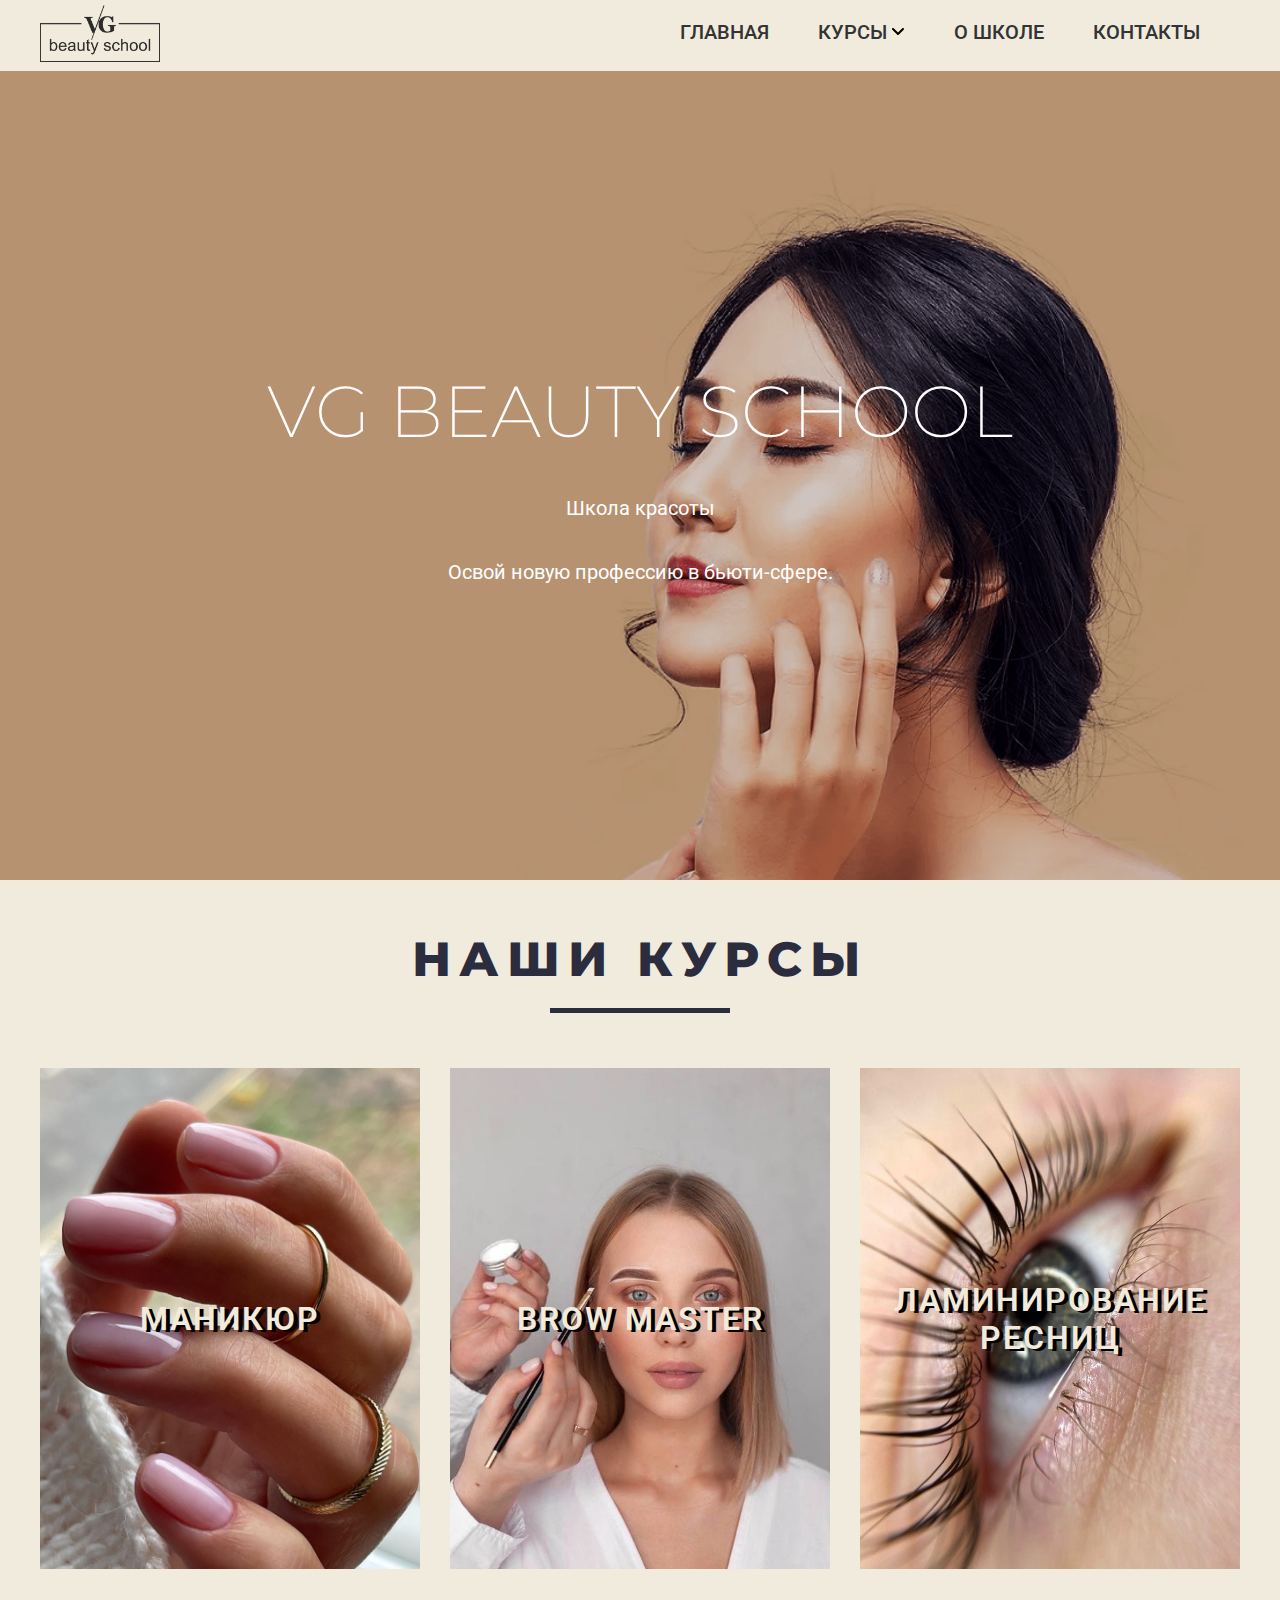
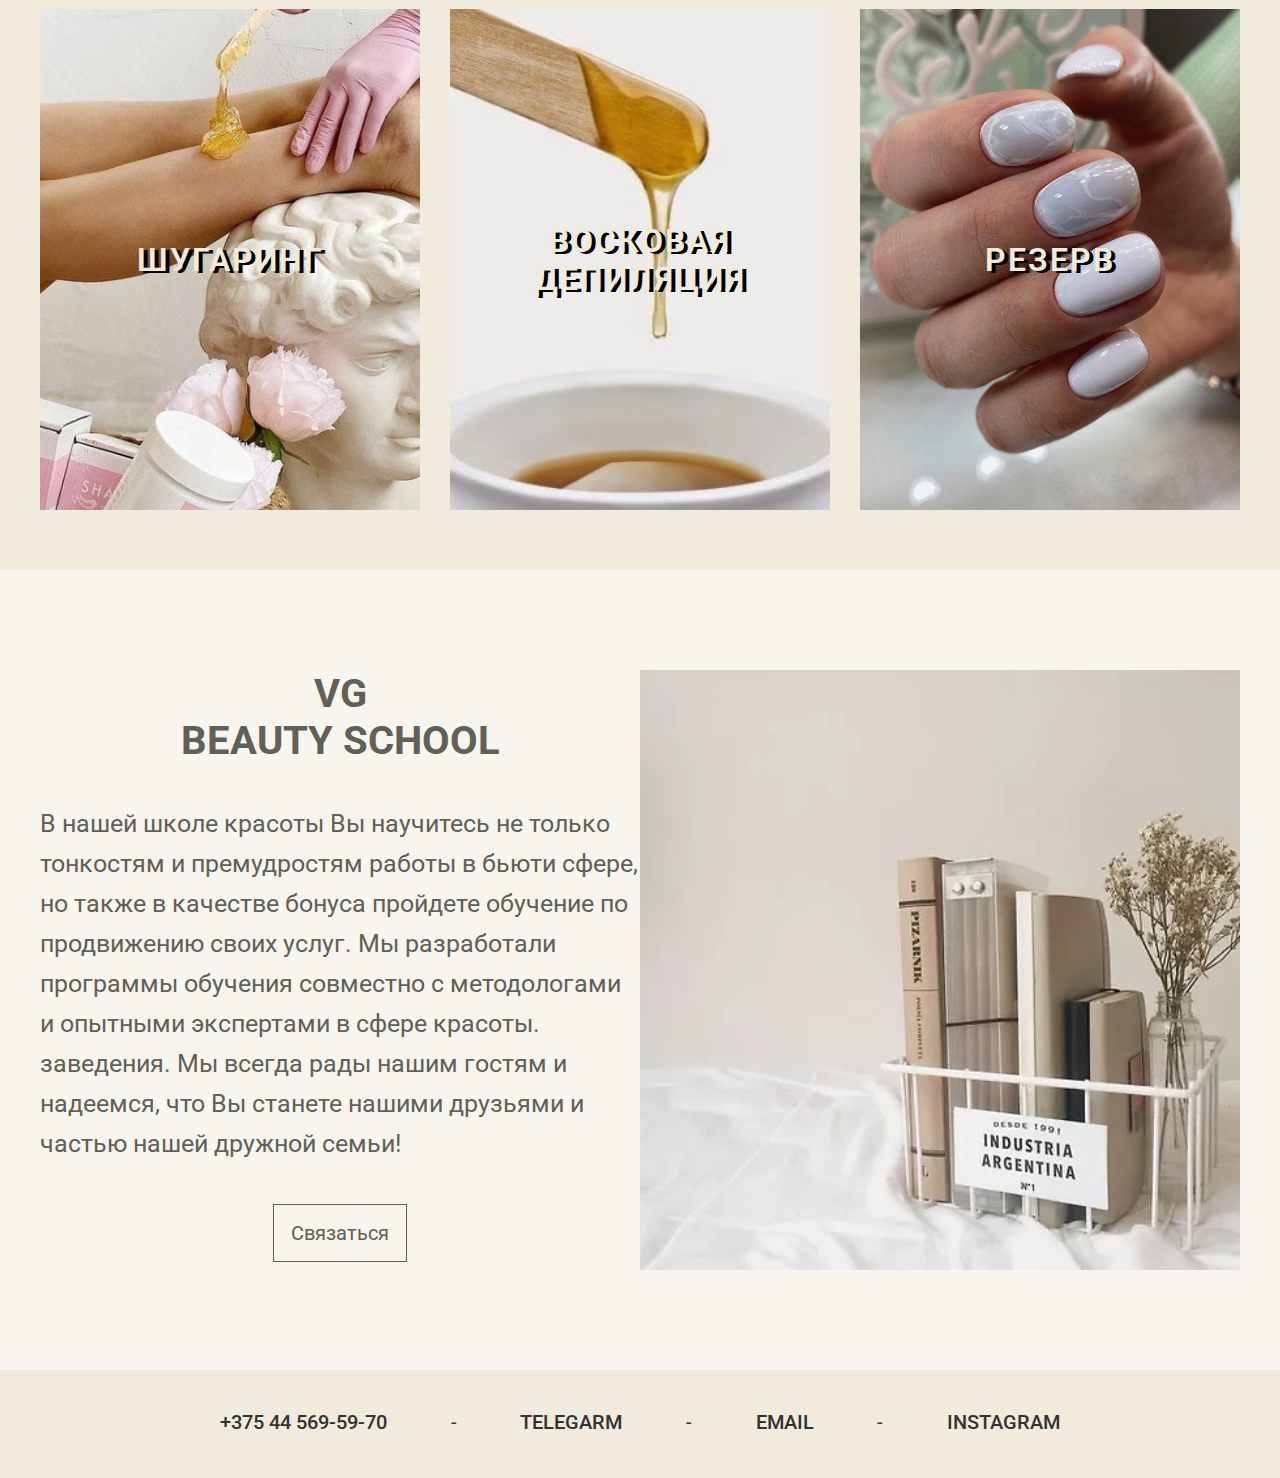
<file: index.html>
<!DOCTYPE html>
<html lang="ru">
  <head>
    <meta charset="UTF-8" />
    <meta http-equiv="X-UA-Compatible" content="IE=edge" />
    <meta name="viewport" content="width=device-width, initial-scale=1.0" />
    <link rel="stylesheet" href="./css/style.css" />
    <link rel="preconnect" href="https://fonts.googleapis.com" />
    <link rel="preconnect" href="https://fonts.gstatic.com" crossorigin />
    <link
      href="https://fonts.googleapis.com/css2?family=Montserrat:ital,wght@0,100;0,300;0,400;0,500;0,700;1,900&family=Roboto:wght@100;300;400;500;700;900&display=swap"
      rel="stylesheet"
    />
    <title>VG School</title>
    <link
      rel="shortcut icon"
      href="./img/logo/6лого вика пнг.png"
      type="image/cdr"
    />
    <meta name = "description" content = "VG BEAUTY SCHOOL школа красоты. Освой новую профессию в бьюти-сфере." />
    <meta name = "keywords" content = "VG BEAUTY SCHOOL, курсы по маникюру, курсы, маникюр, ламинирование, курсы по ламинированию, шугаринг, курсы по шугарингу, Browmaster, школа красоты" />
    <meta name = "robots" content = "index,follow" />
  </head>

  <body id="main">
    <header>
      <div class="container">
        <div class="header__logo">
          <a href="#main"><img src="./img/logo/1лого.png" alt="VG School" /></a>
        </div>
        <div class="header__links">
          <nav>
            <ul>
              <li><a href="#main">Главная</a></li>
              <li class="dropdown">
                <a href="./pages/courses.html">Курсы <img src="./img/angle-down-solid.svg" alt=""/></a>
                <div class="dropdown-content">
                  <ul>
                    <li><a href="./pages/sugaring.html">Маникюр</a></li>
                    <li><a href="./pages/sugaring.html">Browmaster</a></li>
                    <li><a href="./pages/sugaring.html">Ламинирование</a></li>
                    <li><a href="./pages/sugaring.html">Шугаринг</a></li>
                    <li><a href="./pages/sugaring.html">Резерв</a></li>
                    <li><a href="./pages/sugaring.html">Резерв</a></li>
                  </ul>
                </div>
              </li>
              <li><a href="./pages/about.html">О школе</a></li>
              <li><a href="./pages/contact.html">Контакты</a></li>
            </ul>
            <div id="menu" class="menu">
              <div id="menu-bar" onclick="menuOnClick()">
                <div id="bar1" class="bar"></div>
                <div id="bar2" class="bar"></div>
                <div id="bar3" class="bar"></div>
              </div>
              <nav class="nav" id="nav">
                <nav>
                  <li><a href="#main">Главная</a></li>
                  <li><a href="./pages/courses.html">Курсы</a></li>
                  <li><a href="./pages/about.html">О школе</a></li>
                  <li><a href="./pages/contact.html">Контакты</a></li>
                </т>
              </nav>
            </div>
            <div class="menu-bg" id="menu-bg"></div>
          </nav>
        </div>
      </div>
    </header>
    <section class="main" id="main">
      <div class="container">
        <div class="container__position">
          <h1 class="main__title">VG BEAUTY SCHOOL</h1>
          <p class="main__text">Школа красоты</p>
          <p class="main__text">Освой новую профессию в бьюти-сфере.</p>
        </div>
      </div>
    </section>
    <!-- ////////////////////////////// -->
    <section class="courses">
      <div class="container">
        <div>
          <h2 class="courses__title">Наши курсы</h2>
          <hr class="courses__line" />
        </div>
        <ul class="courses__wrapp">
          <li class="courses__wrapp--box box box__manicur">
            <h3 class="box__title">Маникюр</h3>
            <a class="box__link linkbutton" href="./pages/sugaring.html"
              >Узнать больше</a
            >
          </li>
          <li class="courses__wrapp--box box box__browmaster">
            <h3 class="box__title">Brow master</h3>
            <a class="box__link linkbutton" href="./pages/sugaring.html"
              >Узнать больше</a
            >
          </li>
          <li class="courses__wrapp--box box box__lamin">
            <h3 class="box__title">Ламинирование ресниц</h3>
            <a class="box__link linkbutton" href="./pages/sugaring.html"
              >Узнать больше</a
            >
          </li>
          <li class="courses__wrapp--box box box__shugaring">
            <h3 class="box__title">Шугаринг</h3>
            <a class="box__link linkbutton" href="./pages/sugaring.html"
              >Узнать больше</a
            >
          </li>
          <li class="courses__wrapp--box box box__honey">
            <h3 class="box__title">Восковая депиляция</h3>
            <a class="box__link linkbutton" href="./pages/sugaring.html"
              >Узнать больше</a
            >
          </li>
          <li class="courses__wrapp--box box box__reserv">
            <h3 class="box__title">Резерв</h3>
            <a class="box__link linkbutton" href="./pages/sugaring.html"
              >Узнать больше</a
            >
          </li>
        </ul>
      </div>
    </section>
    <!-- //////////////////////////////  -->
    <section class="exposition ex">
      <div class="container">
        <div class="ex__wrapper">
          <h2 class="ex__wrapper--title">VG</h2>
          <h2 class="ex__wrapper--title">BEAUTY SCHOOL</h2>
          <p class="ex__wrapper--text">
            В нашей школе красоты Вы научитесь не только тонкостям и
            премудростям работы в бьюти сфере, но также в качестве бонуса
            пройдете обучение по продвижению своих услуг. Мы разработали
            программы обучения совместно с методологами и опытными экспертами в
            сфере красоты. заведения. Мы всегда рады нашим гостям и надеемся,
            что Вы станете нашими друзьями и частью нашей дружной семьи!
          </p>
          <a href="./pages/contact.html" class="ex__wrapper--button"
            >Связаться</a
          >
        </div>
        <img class="ex__img" src="./img/about.webp" alt="about" />
      </div>
    </section>
    <footer>
      <nav class="nav">
          <li class="nav__box">
              <a href="tel:+375 44 569-59-70" class="nav__box__link">+375 44 569-59-70</a>
              <a href="tel:+375 44 569-59-70"><img src="./img/phone-solid.svg" alt="phone"></a>
          </li>
          <li class="nav__box nav__content">-</li>
          <li class="nav__box ">
              <a href="#" class="nav__box__link">telegarm</a>
              <a href="#"><img src="./img/telegram-brands.svg" alt="telegram"></a>
          </li>
          <li class="nav__box nav__content">-</li>
          <li class="nav__box">
              <a href="mailto: Harhun2011yandex.ru@gmail.com" class="nav__box__link">Email</a>
              <a href="mailto: Harhun2011yandex.ru@gmail.com"><img src="./img/mail_sol.svg" alt="e-mail">
              </a>
          </li>
          <li class="nav__box nav__content">-</li>
          <li class="nav__box">
              <a href="https://www.instagram.com/vg.beauty.by/" class="nav__box__link">Instagram</a>
              <a href="https://www.instagram.com/vg.beauty.by/"><img src="./img/insta_tarrif.png" alt="Instagram"></a>
          </li>
      </nav>
  </footer>
    <script src="./js/scrypt.js"></script>
  </body>
</html>
</file>
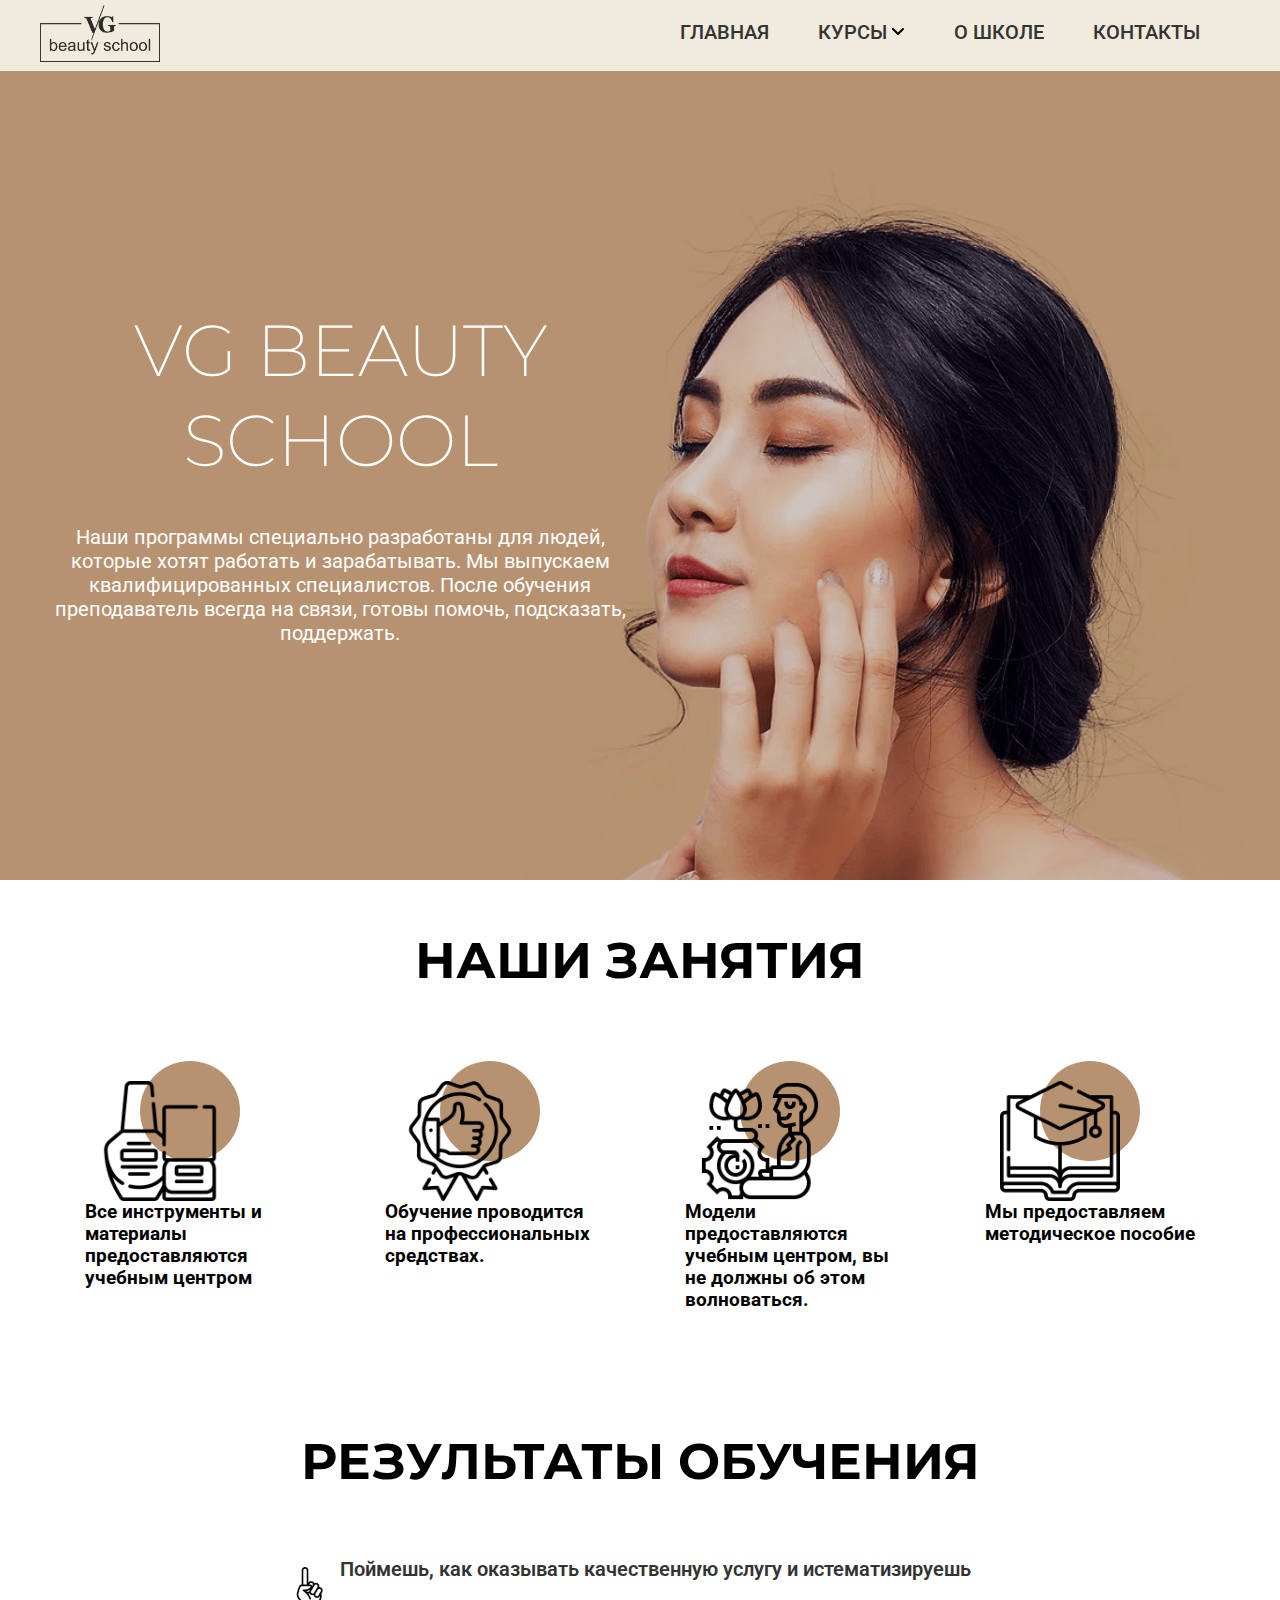
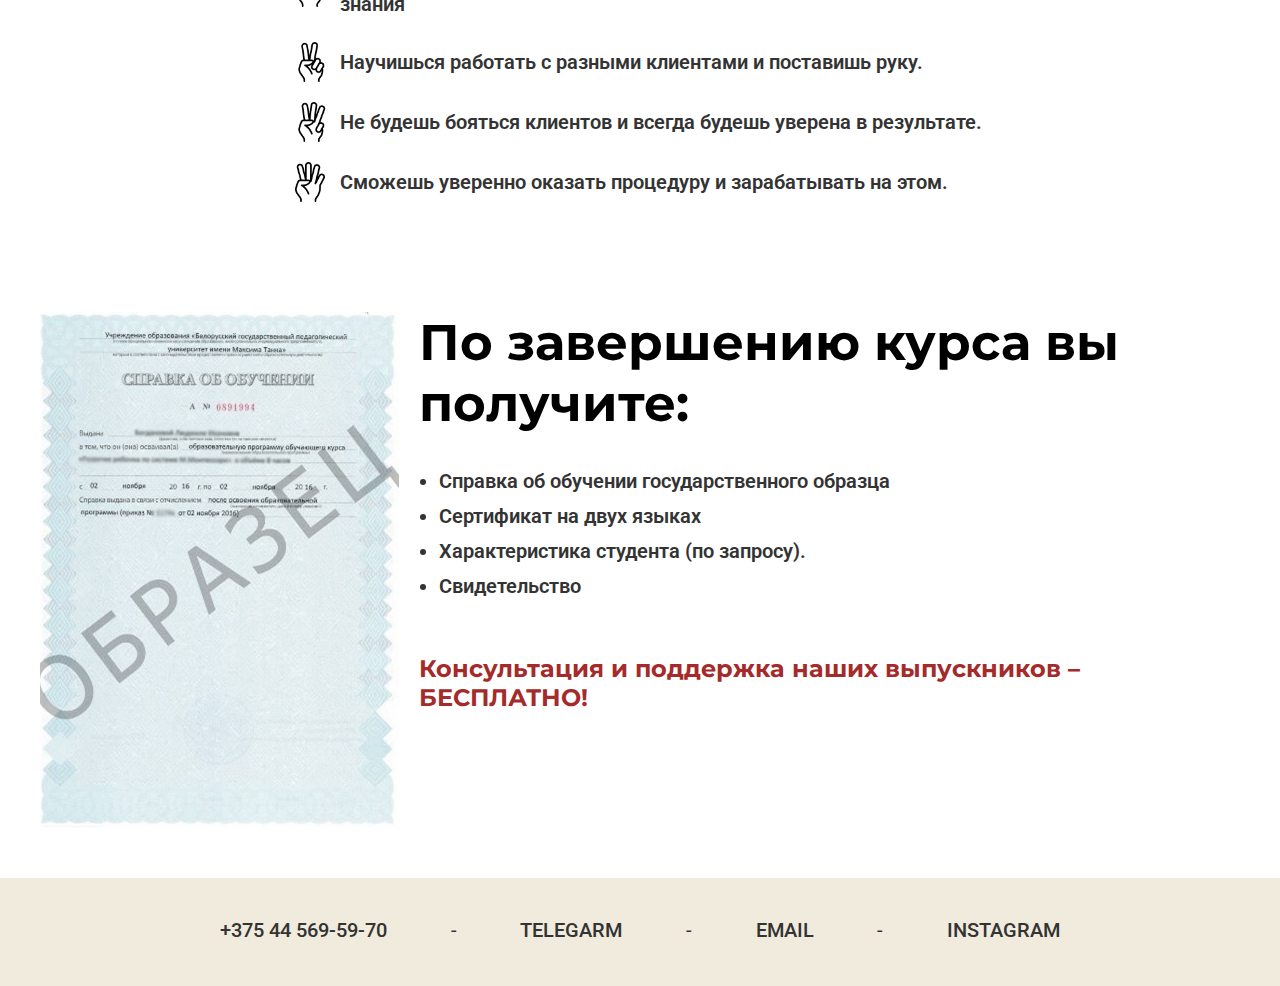
<file: pages/about.html>
<!DOCTYPE html>
<html lang="ru">
  <head>
    <meta charset="UTF-8" />
    <meta http-equiv="X-UA-Compatible" content="IE=edge" />
    <meta name="viewport" content="width=device-width, initial-scale=1.0" />
    <link rel="stylesheet" href="../css/style.css" />
    <link rel="preconnect" href="https://fonts.googleapis.com" />
    <link rel="preconnect" href="https://fonts.gstatic.com" crossorigin />
    <link
      href="https://fonts.googleapis.com/css2?family=Montserrat:ital,wght@0,100;0,300;0,400;0,500;0,700;1,900&family=Roboto:wght@100;300;400;500;700;900&display=swap"
      rel="stylesheet"
    />
    <title>Про школу</title>
    <link
      rel="shortcut icon"
      href="../img/logo/6лого вика пнг.png"
      type="image/png"
    />
  </head>
  <body>
    <header>
      <div class="container">
        <div class="header__logo" id="logo">
          <a href="../index.html"><img src="../img/logo/1лого.png" alt="VG School" /></a>
        </div>
        <div class="header__links">
          <nav>
            <ul>
              <li><a href="../index.html">Главная</a></li>
              <li class="dropdown">
                <a href="../pages/courses.html">Курсы <img src="../img/angle-down-solid.svg" alt=""/></a>
                <div class="dropdown-content">
                  <ul>
                    <li><a href="../pages/sugaring.html">Маникюр</a></li>
                    <li><a href="../pages/sugaring.html">Browmaster</a></li>
                    <li><a href="../pages/sugaring.html">Ламинирование</a></li>
                    <li><a href="../pages/sugaring.html">Шугаринг</a></li>
                    <li><a href="../pages/sugaring.html">Резерв</a></li>
                    <li><a href="../pages/sugaring.html">Резерв</a></li>
                  </ul>
                </div>
              </li>
              <li><a href="../pages/about.html">О школе</a></li>
              <li><a href="../pages/contact.html">Контакты</a></li>
            </ul>
            <div id="menu" class="menu">
              <div id="menu-bar" onclick="menuOnClick()">
                <div id="bar1" class="bar"></div>
                <div id="bar2" class="bar"></div>
                <div id="bar3" class="bar"></div>
              </div>
              <nav class="nav" id="nav">
                <nav>
                  <li><a href="#main">Главная</a></li>
                  <li><a href="../pages/courses.html">Курсы</a></li>
                  <li><a href="../pages/about.html">О школе</a></li>
                  <li><a href="../pages/contact.html">Контакты</a></li>
                </т>
              </nav>
            </div>
            <div class="menu-bg" id="menu-bg"></div>
          </nav>
        </div>
      </div>
    </header>
    <section class="main about__page">
      <div class="container">
        <div class="container__position">
          <h1 class="main__title">VG BEAUTY SCHOOL</h1>
          <p class="main__text">
            Наши программы специально разработаны для людей, которые хотят
            работать и зарабатывать. Мы выпускаем квалифицированных
            специалистов. После обучения преподаватель всегда на связи, готовы
            помочь, подсказать, поддержать.
          </p>
        </div>
      </div>
    </section>
    <section class="lessons about__page">
      <div class="container">
        <h1 class="lessons__title title__about">Наши занятия</h1>
        <div class="lessons__content about">
          <div class="about__box">
            <div class="about__box--circkle">
              <img src="../img/material.png" alt="" class="about__box--img" />
            </div>
            <h3 class="about__box--text">
              Все инструменты и материалы предоставляются учебным центром
            </h3>
          </div>
          <div class="about__box">
            <div class="about__box--circkle">
              <img src="../img/premium.png" alt="" class="about__box--img" />
            </div>
            <h3 class="about__box--text">
              Обучение проводится на профессиональных средствах.
            </h3>
          </div>
          <div class="about__box">
            <div class="about__box--circkle">
              <img src="../img/relax.png" alt="" class="about__box--img" />
            </div>
            <h3 class="about__box--text">
              Модели предоставляются учебным центром, вы не должны об этом
              волноваться.
            </h3>
          </div>
          <div class="about__box">
            <div class="about__box--circkle">
              <img src="../img/manual.png" alt="" class="about__box--img" />
            </div>
            <h3 class="about__box--text">
              Мы предоставляем методическое пособие
            </h3>
          </div>
        </div>
      </div>
    </section>
    <section class="results about__page">
      <div class="container">
        <h1 class="results__title title__about">результаты обучения</h1>
        <ul class="results__list list">
          <li class="list__unit">
            <img src="../img/palets_1.png" alt="1" class="list__unit--svg" />
            Поймешь, как оказывать качественную услугу и истематизируешь знания
          </li>
          <li class="list__unit unit__rigt">
            <img src="../img/palets_2.png" alt="2" class="list__unit--svg" />
            Научишься работать с разными клиентами и поставишь руку.
          </li>
          <li class="list__unit">
            <img src="../img/palets_3.png" alt="3" class="list__unit--svg" />
            Не будешь бояться клиентов и всегда будешь уверена в результате.
          </li>
          <li class="list__unit unit__rigt">
            <img src="../img/palets_4.png" alt="4" class="list__unit--svg" />
            Сможешь уверенно оказать процедуру и зарабатывать на этом.
          </li>
        </ul>
      </div>
    </section>
    <section class="sertificat about__page">
      <div class="container sertificat__container">
        <img src="../img/Рисунок1.jpg" alt="" class="sertificat__sample" />
        <div class="sertificat__info">
          <h1 class="sertificat__info--title courses__title">
            По завершению курса вы получите:
          </h1>
          <ul class="sertificat__info--list">
            <li>Справка об обучении государственного образца</li>
            <li>Сертификат на двух языках</li>
            <li>Характеристика студента (по запросу).</li>
            <li>Свидетельство</li>
          </ul>
          <h2 class="sertificat__info--attention">
            Консультация и поддержка наших выпускников – БЕСПЛАТНО!
          </h2>
        </div>
      </div>
    </section>
    <footer>
      <nav class="nav">
          <li class="nav__box">
              <a href="tel:+375 44 569-59-70" class="nav__box__link">+375 44 569-59-70</a>
              <a href="tel:+375 44 569-59-70"><img src="../img/phone-solid.svg" alt="phone"></a>
          </li>
          <li class="nav__box nav__content">-</li>
          <li class="nav__box ">
              <a href="#" class="nav__box__link">telegarm</a>
              <a href="#"><img src="../img/telegram-brands.svg" alt="telegram"></a>
          </li>
          <li class="nav__box nav__content">-</li>
          <li class="nav__box">
              <a href="mailto: Harhun2011yandex.ru@gmail.com" class="nav__box__link">Email</a>
              <a href="mailto: Harhun2011yandex.ru@gmail.com"><img src="../img/mail_sol.svg" alt="e-mail">
              </a>
          </li>
          <li class="nav__box nav__content">-</li>
          <li class="nav__box">
              <a href="https://www.instagram.com/vg.beauty.by/" class="nav__box__link">Instagram</a>
              <a href="https://www.instagram.com/vg.beauty.by/"><img src="../img/insta_tarrif.png" alt="Instagram"></a>
          </li>
      </nav>
  </footer>
    <script src="../js/scrypt.js"></script>
  </body>
</html>
</file>
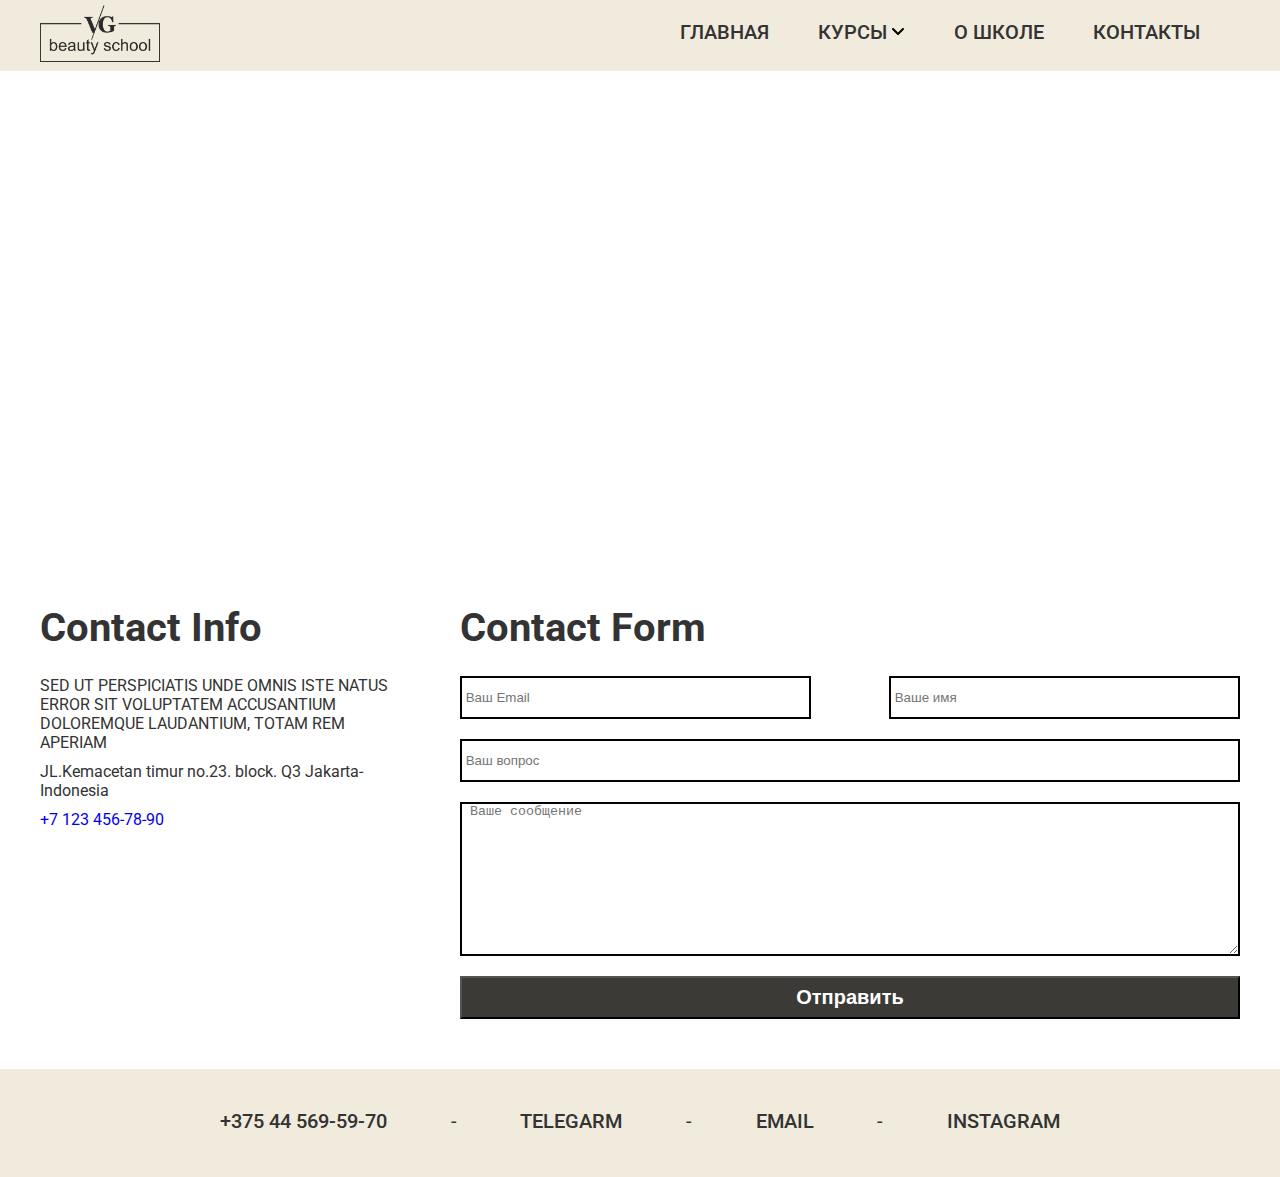
<file: pages/contact.html>
<!DOCTYPE html>
<html lang="ru">
  <head>
    <meta charset="UTF-8" />
    <meta http-equiv="X-UA-Compatible" content="IE=edge" />
    <meta name="viewport" content="width=device-width, initial-scale=1.0" />
    <link rel="stylesheet" href="../css/style.css" />
    <link rel="preconnect" href="https://fonts.googleapis.com" />
    <link rel="preconnect" href="https://fonts.gstatic.com" crossorigin />
    <link rel="stylesheet" href="../js/scrypt.js" />
    <link
      href="https://fonts.googleapis.com/css2?family=Montserrat:ital,wght@0,100;0,300;0,400;0,500;0,700;1,900&family=Roboto:wght@100;300;400;500;700;900&display=swap"
      rel="stylesheet"
    />
    <title>Контакты</title>
    <link
      rel="shortcut icon"
      href="../img/logo/6лого вика пнг.png"
      type="image/png"
    />
  </head>

  <body>
    <header>
      <div class="container">
        <div class="header__logo">
          <a href="../index.html"><img src="../img/logo/1лого.png" alt="VG School" /></a>
        </div>
        <div class="header__links">
          <nav>
            <ul>
              <li><a href="../index.html">Главная</a></li>
              <li class="dropdown">
                <a href="../pages/courses.html">Курсы <img src="../img/angle-down-solid.svg" alt=""/></a>
                <div class="dropdown-content">
                  <ul>
                    <li><a href="../pages/sugaring.html">Маникюр</a></li>
                    <li><a href="../pages/sugaring.html">Browmaster</a></li>
                    <li><a href="../pages/sugaring.html">Ламинирование</a></li>
                    <li><a href="../pages/sugaring.html">Шугаринг</a></li>
                    <li><a href="../pages/sugaring.html">Резерв</a></li>
                    <li><a href="../pages/sugaring.html">Резерв</a></li>
                  </ul>
                </div>
              </li>
              <li><a href="../pages/about.html">О школе</a></li>
              <li><a href="../pages/contact.html">Контакты</a></li>
            </ul>
            <div id="menu" class="menu">
              <div id="menu-bar" onclick="menuOnClick()">
                <div id="bar1" class="bar"></div>
                <div id="bar2" class="bar"></div>
                <div id="bar3" class="bar"></div>
              </div>
              <nav class="nav" id="nav">
                <nav>
                  <li><a href="../index.html">Главная</a></li>
                  <li><a href="../pages/courses.html">Курсы</a></li>
                  <li><a href="../pages/about.html">О школе</a></li>
                  <li><a href="../pages/contact.html">Контакты</a></li>
                </т>
              </nav>
            </div>
            <div class="menu-bg" id="menu-bg"></div>
          </nav>
        </div>
      </div>
    </header>
    <section id="map">
      <div class="container">
        <iframe
          src="https://www.google.com/maps/embed?pb=!1m14!1m8!1m3!1d4700.9014201694035!2d27.5556913!3d53.9059664!3m2!1i1024!2i768!4f13.1!3m3!1m2!1s0x46dbcfeb4734448d%3A0x55a6d504cefb8bdf!2z0J3QtdC80LjQs9Cw!5e0!3m2!1sru!2sby!4v1654788527830!5m2!1sru!2sby"
          width="600"
          height="450"
          style="border: 0"
          allowfullscreen=""
          loading="lazy"
          referrerpolicy="no-referrer-when-downgrade"
        >
        </iframe>
      </div>
    </section>
    <section id="contact">
      <div class="container">
        <div class="contact__info">
          <h1>Contact Info</h1>
          <p>
            SED UT PERSPICIATIS UNDE OMNIS ISTE NATUS ERROR SIT VOLUPTATEM
            ACCUSANTIUM DOLOREMQUE LAUDANTIUM, TOTAM REM APERIAM
          </p>
          <p>JL.Kemacetan timur no.23. block. Q3 Jakarta-Indonesia</p>
          <a href="tel:+7 123 456-78-90">+7 123 456-78-90</a>
        </div>
        <div class="contact__form">
          <h1>Contact Form</h1>
          <form>
            <input type="text" placeholder=" Ваш Email" />
            <input type="text" placeholder=" Ваше имя" />
            <input type="text" placeholder=" Ваш вопрос" class="input__big" />
            <textarea
              name=""
              id=""
              cols="30"
              placeholder=" Ваше сообщение"
              rows="10"
            ></textarea>
            <button>Отправить</button>
          </form>
        </div>
      </div>
    </section>
    <footer>
      <nav class="nav">
          <li class="nav__box">
              <a href="tel:+375 44 569-59-70" class="nav__box__link">+375 44 569-59-70</a>
              <a href="tel:+375 44 569-59-70"><img src="../img/phone-solid.svg" alt="phone"></a>
          </li>
          <li class="nav__box nav__content">-</li>
          <li class="nav__box ">
              <a href="#" class="nav__box__link">telegarm</a>
              <a href="#"><img src="../img/telegram-brands.svg" alt="telegram"></a>
          </li>
          <li class="nav__box nav__content">-</li>
          <li class="nav__box">
              <a href="mailto: Harhun2011yandex.ru@gmail.com" class="nav__box__link">Email</a>
              <a href="mailto: Harhun2011yandex.ru@gmail.com"><img src="../img/mail_sol.svg" alt="e-mail">
              </a>
          </li>
          <li class="nav__box nav__content">-</li>
          <li class="nav__box">
              <a href="https://www.instagram.com/vg.beauty.by/" class="nav__box__link">Instagram</a>
              <a href="https://www.instagram.com/vg.beauty.by/"><img src="../img/insta_tarrif.png" alt="Instagram"></a>
          </li>
      </nav>
  </footer>
    <script src="../js/scrypt.js"></script>
  </body>
</html>
</file>
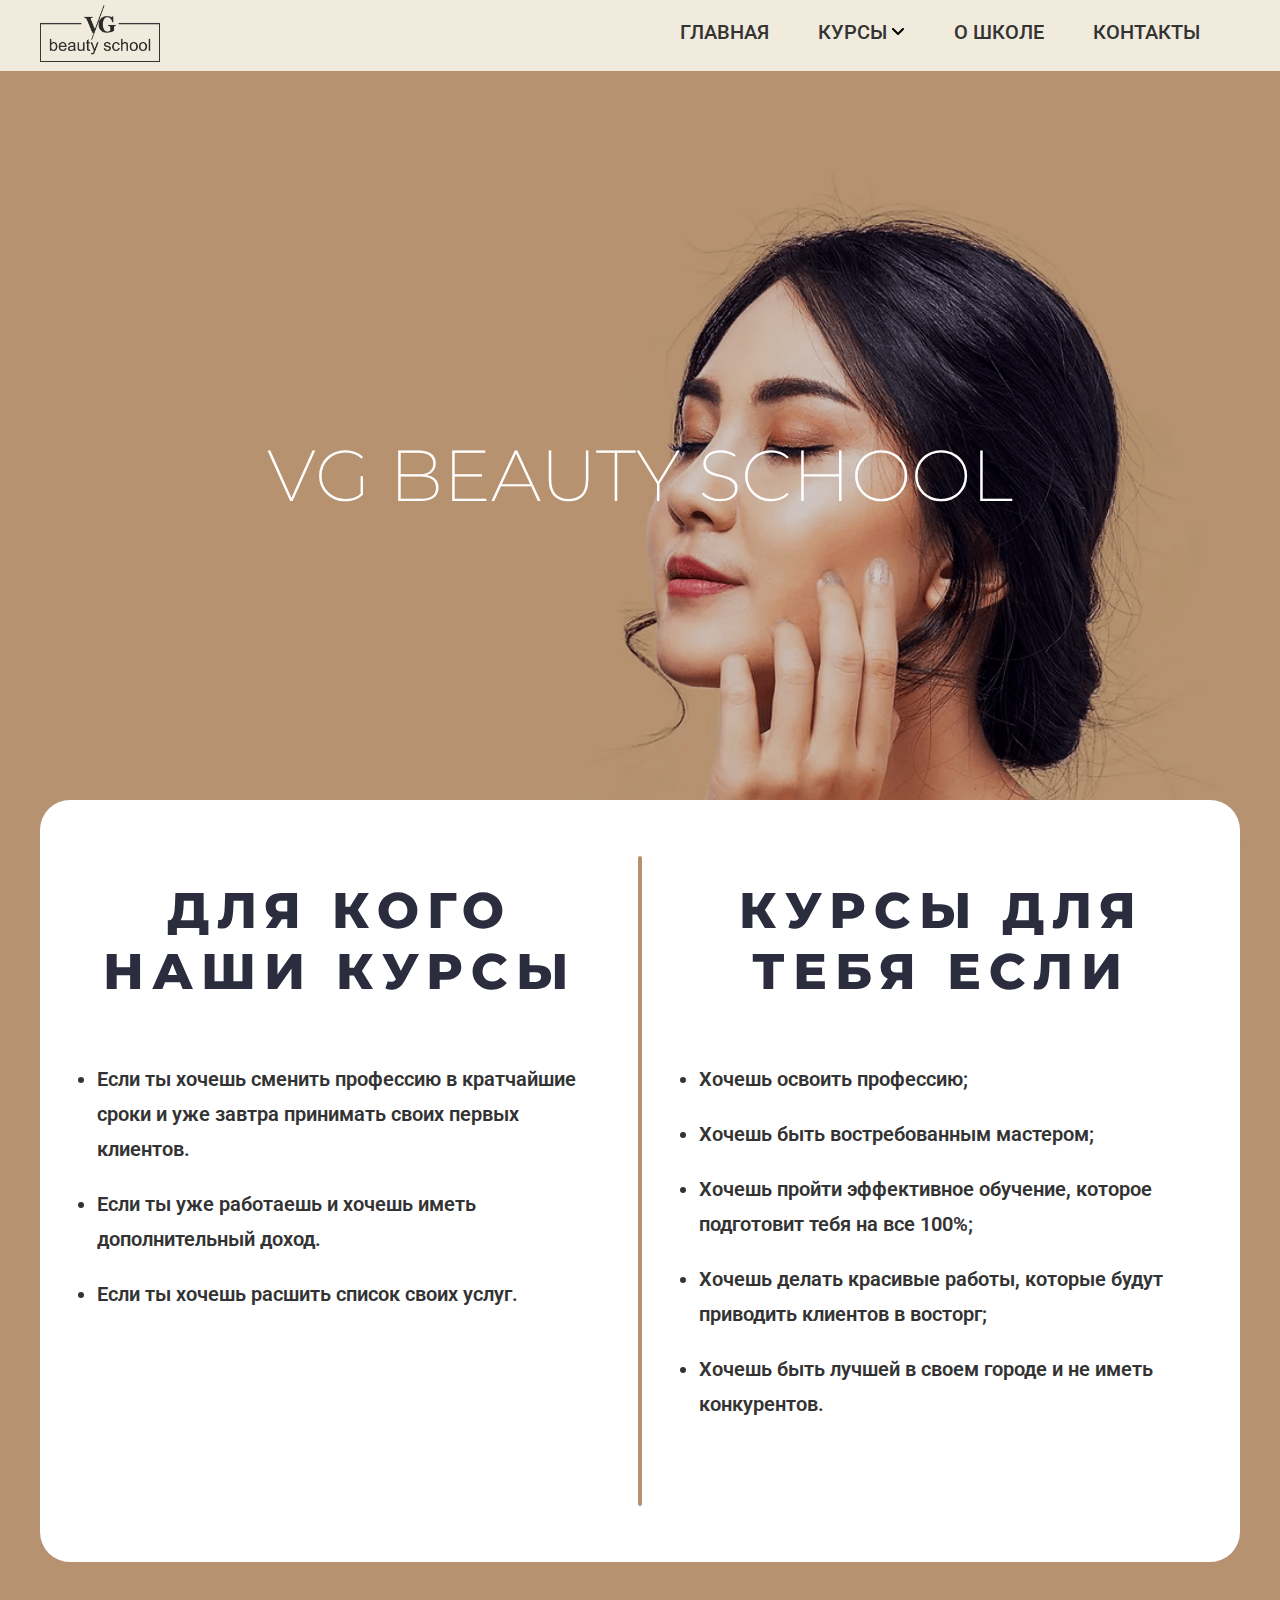
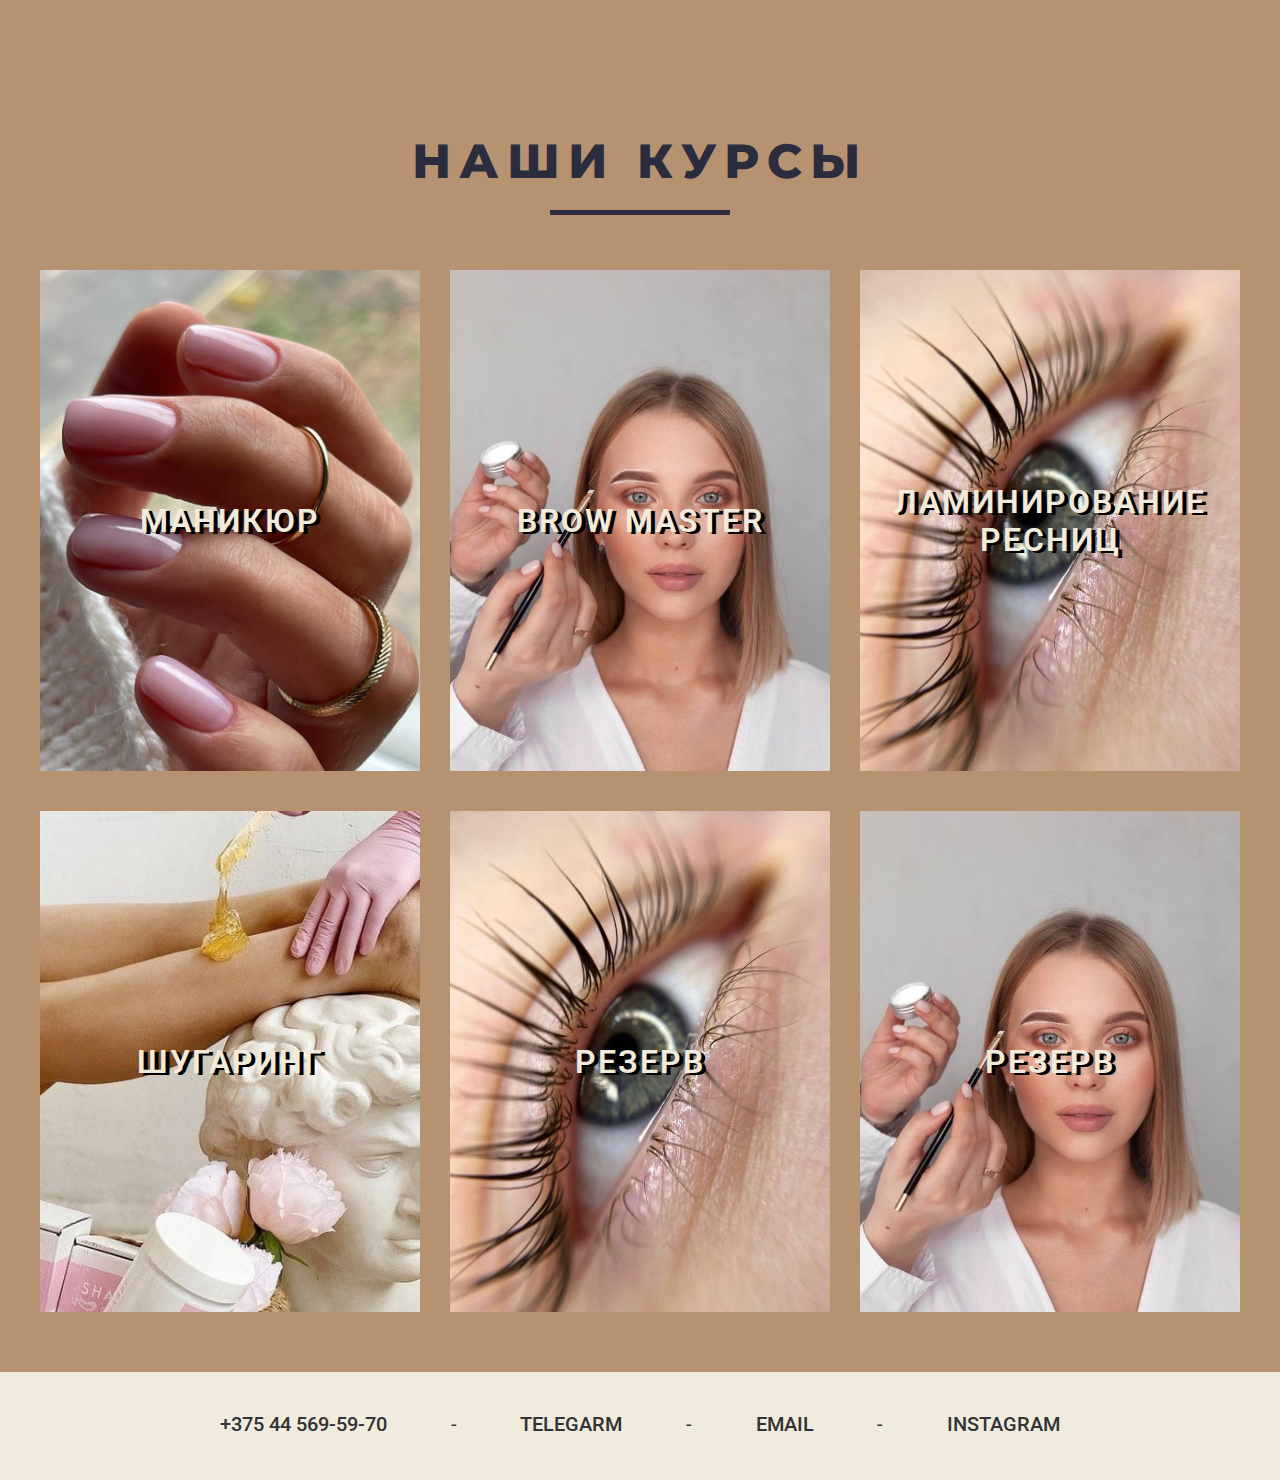
<file: pages/courses.html>
<!DOCTYPE html>
<html lang="ru">
  <head>
    <meta charset="UTF-8" />
    <meta http-equiv="X-UA-Compatible" content="IE=edge" />
    <meta name="viewport" content="width=device-width, initial-scale=1.0" />
    <link rel="stylesheet" href="../css/style.css" />
    <link rel="preconnect" href="https://fonts.googleapis.com" />
    <link rel="preconnect" href="https://fonts.gstatic.com" crossorigin />
    <link
      href="https://fonts.googleapis.com/css2?family=Montserrat:ital,wght@0,100;0,300;0,400;0,500;0,700;1,900&family=Roboto:wght@100;300;400;500;700;900&display=swap"
      rel="stylesheet"
    />
    <title>Курсы</title>
    <link rel="shortcut icon" href="../img/logo/6лого вика пнг.png"
      type="image/png"
    />
  </head>
  <body>
    <header>
      <div class="container">
        <div class="header__logo">
          <a href="../index.html"><img src="../img/logo/1лого.png" alt="VG School" /></a>
        </div>
        <div class="header__links">
          <nav>
            <ul>
              <li><a href="../index.html">Главная</a></li>
              <li class="dropdown">
                <a href="../pages/courses.html">Курсы <img src="../img/angle-down-solid.svg" alt=""/></a>
                <div class="dropdown-content">
                  <ul>
                    <li><a href="../pages/sugaring.html">Маникюр</a></li>
                    <li><a href="../pages/sugaring.html">Browmaster</a></li>
                    <li><a href="../pages/sugaring.html">Ламинирование</a></li>
                    <li><a href="../pages/sugaring.html">Шугаринг</a></li>
                    <li><a href="../pages/sugaring.html">Резерв</a></li>
                    <li><a href="../pages/sugaring.html">Резерв</a></li>
                  </ul>
                </div>
              </li>
              <li><a href="../pages/about.html">О школе</a></li>
              <li><a href="../pages/contact.html">Контакты</a></li>
            </ul>
            <div id="menu" class="menu">
              <div id="menu-bar" onclick="menuOnClick()">
                <div id="bar1" class="bar"></div>
                <div id="bar2" class="bar"></div>
                <div id="bar3" class="bar"></div>
              </div>
              <nav class="nav" id="nav">
                <nav>
                  <li><a href="../index.html">Главная</a></li>
                  <li><a href="../pages/courses.html">Курсы</a></li>
                  <li><a href="../pages/about.html">О школе</a></li>
                  <li><a href="../pages/contact.html">Контакты</a></li>
                </т>
              </nav>
            </div>
            <div class="menu-bg" id="menu-bg"></div>
          </nav>
        </div>
      </div>
    </header>
    <section class="main" id="about">
      <div class="container">
        <div class="container__position">
          <h1 class="main__title">VG BEAUTY SCHOOL</h1>
        </div>
      </div>
    </section>
    <section id="courses" class="courses__page">
      <div class="container">
        <div class="courses__left courses__box">
          <h1 class="courses__title">Для кого наши курсы</h1>
          <ul class="list">
            <li class="list__unit">
              Если ты хочешь сменить профессию в кратчайшие сроки и уже завтра
              принимать своих первых клиентов.
            </li>
            <li class="list__unit">
              Если ты уже работаешь и хочешь иметь дополнительный доход.
            </li>
            <li class="list__unit">
              Если ты хочешь расшить список своих услуг.
            </li>
          </ul>
        </div>
        <hr class="courses__box--line" />
        <div class="courses__right courses__box">
          <h1 class="courses__title">Курсы для тебя если</h1>
          <ul class="list">
            <li class="list__unit">Хочешь освоить профессию;</li>
            <li class="list__unit">Хочешь быть востребованным мастером;</li>
            <li class="list__unit">
              Хочешь пройти эффективное обучение, которое подготовит тебя на все
              100%;
            </li>
            <li class="list__unit">
              Хочешь делать красивые работы, которые будут приводить клиентов в
              восторг;
            </li>
            <li class="list__unit">
              Хочешь быть лучшей в своем городе и не иметь конкурентов.
            </li>
          </ul>
        </div>
      </div>
    </section>
    <section class="courses__page courses">
      <div class="container">
        <div>
          <h2 class="courses__title">Наши курсы</h2>
          <hr class="courses__line" />
        </div>
        <ul class="courses__wrapp">
          <li class="courses__wrapp--box box box__manicur">
            <h3 class="box__title">Маникюр</h3>
            <a class="box__link linkbutton" href="./sugaring.html"
              >Узнать больше</a
            >
          </li>
          <li class="courses__wrapp--box box box__browmaster">
            <h3 class="box__title">Brow master</h3>
            <a class="box__link linkbutton" href="./sugaring.html"
              >Узнать больше</a
            >
          </li>
          <li class="courses__wrapp--box box box__lamin">
            <h3 class="box__title">Ламинирование ресниц</h3>
            <a class="box__link linkbutton" href="./sugaring.html"
              >Узнать больше</a
            >
          </li>
          <li class="courses__wrapp--box box box__shugaring">
            <h3 class="box__title">Шугаринг</h3>
            <a class="box__link linkbutton" href="./sugaring.html"
              >Узнать больше</a
            >
          </li>
          <li class="courses__wrapp--box box box__lamin">
            <h3 class="box__title">Резерв</h3>
            <a class="box__link linkbutton" href="./sugaring.html"
              >Узнать больше</a
            >
          </li>
          <li class="courses__wrapp--box box box__browmaster">
            <h3 class="box__title">Резерв</h3>
            <a class="box__link linkbutton" href="./sugaring.html"
              >Узнать больше</a
            >
          </li>
        </ul>
      </div>
    </section>
    <footer>
      <nav class="nav">
          <li class="nav__box">
              <a href="tel:+375 44 569-59-70" class="nav__box__link">+375 44 569-59-70</a>
              <a href="tel:+375 44 569-59-70"><img src="../img/phone-solid.svg" alt="phone"></a>
          </li>
          <li class="nav__box nav__content">-</li>
          <li class="nav__box ">
              <a href="#" class="nav__box__link">telegarm</a>
              <a href="#"><img src="../img/telegram-brands.svg" alt="telegram"></a>
          </li>
          <li class="nav__box nav__content">-</li>
          <li class="nav__box">
              <a href="mailto: Harhun2011yandex.ru@gmail.com" class="nav__box__link">Email</a>
              <a href="mailto: Harhun2011yandex.ru@gmail.com"><img src="../img/mail_sol.svg" alt="e-mail">
              </a>
          </li>
          <li class="nav__box nav__content">-</li>
          <li class="nav__box">
              <a href="https://www.instagram.com/vg.beauty.by/" class="nav__box__link">Instagram</a>
              <a href="https://www.instagram.com/vg.beauty.by/"><img src="../img/insta_tarrif.png" alt="Instagram"></a>
          </li>
      </nav>
  </footer>
    <script src="../js/scrypt.js"></script>
  </body>
</html>
</file>
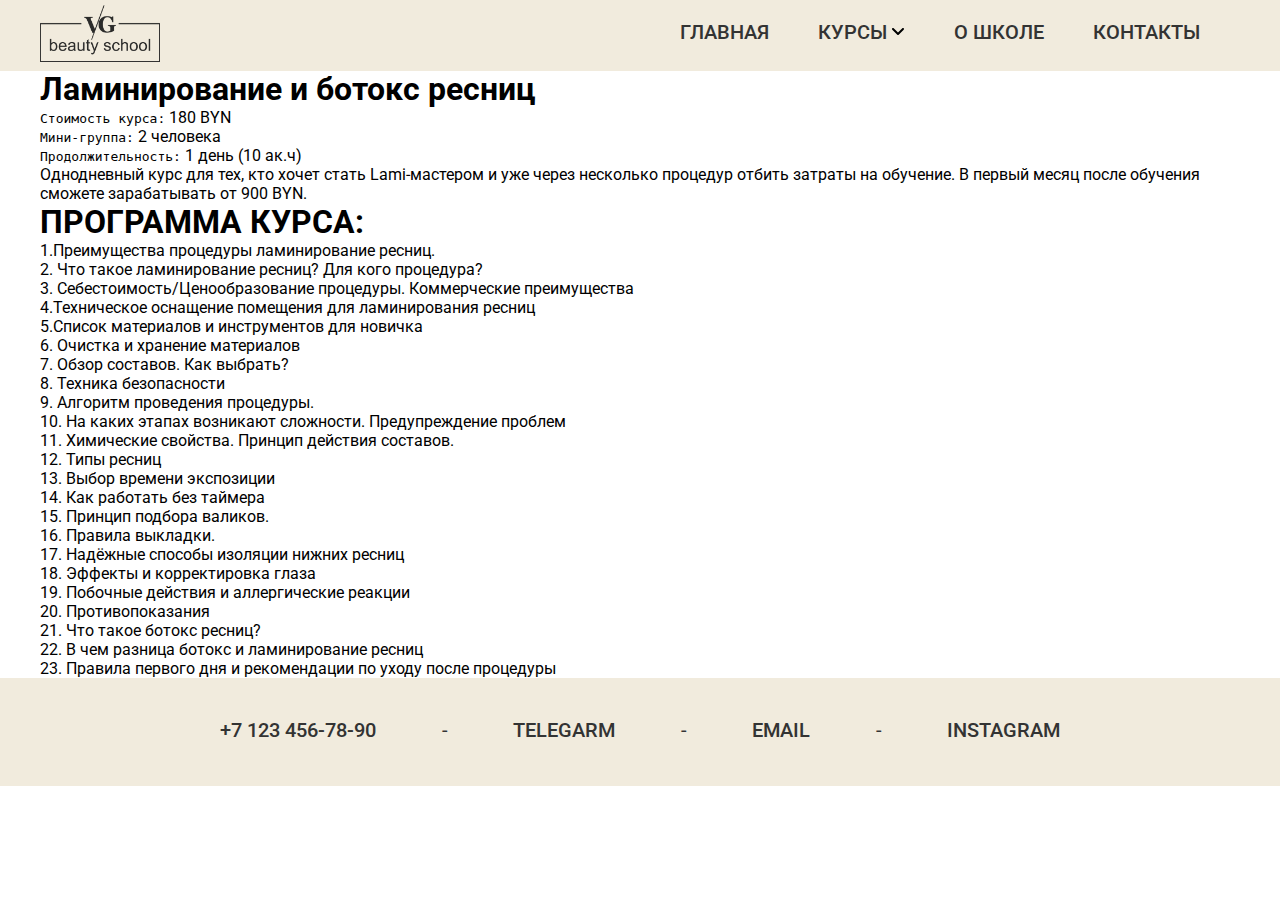
<file: pages/lamination.html>
<!DOCTYPE html>
<html lang="en">
  <head>
    <meta charset="UTF-8" />
    <meta http-equiv="X-UA-Compatible" content="IE=edge" />
    <meta name="viewport" content="width=device-width, initial-scale=1.0" />
    <link rel="stylesheet" href="../css/style.css" />
    <link rel="preconnect" href="https://fonts.googleapis.com" />
    <link rel="preconnect" href="https://fonts.gstatic.com" crossorigin />
    <link
      href="https://fonts.googleapis.com/css2?family=Montserrat:ital,wght@0,100;0,300;0,400;0,500;0,700;1,900&family=Roboto:wght@100;300;400;500;700;900&display=swap"
      rel="stylesheet"
    />
    <title>Ламинирование ресниц</title>
    <link
      rel="shortcut icon"
      href="../img/logo/6лого вика пнг.png"
      type="image/png"
    />
  </head>
  <body>
    <header>
      <div class="container">
        <div class="header__logo">
          <a href="#main"><img src="../img/logo/1лого.png" alt="logo" /></a>
        </div>
        <div class="header__links">
          <nav>
            <ul>
              <li><a href="../index.html">Главная</a></li>
              <li class="dropdown">
                <a href="#"
                  >Курсы <img src="../img/angle-down-solid.svg" alt=""
                /></a>
                <div class="dropdown-content">
                  <ul>
                    <li><a href="#">Маникюр</a></li>
                    <li><a href="#">Browmaster</a></li>
                    <li><a href="./lamination.html">Ламинирование</a></li>
                    <li><a href="./sugaring.html">Шугаринг</a></li>
                    <li><a href="#">Резерв</a></li>
                    <li><a href="#">Резерв</a></li>
                  </ul>
                </div>
              </li>
              <li><a href="./about.html">О школе</a></li>
              <li><a href="./contact.html">Контакты</a></li>
            </ul>
          </nav>
        </div>
      </div>
    </header>
    <section id="sugaring">
      <div class="container">
        <h1>Ламинирование и ботокс ресниц</h1>
        <div class="sugaring__content">
          <div class="sugaring__img sugaring__block"></div>
          <div class="sugaring__info sugaring__block">
            <p><samp>Стоимость курса:</samp> 180 BYN</p>
            <p><samp>Мини-группа:</samp> 2 человека</p>
            <p class="sugaring__text">
              <samp>Продолжительность:</samp> 1 дeнь (10 ак.ч)
            </p>
            <p>
              Однодневный курс для тех, кто хочет стать Lami-мастером и уже
              через несколько процедур отбить затраты на обучение. В первый
              месяц после обучения сможете зарабатывать от 900 BYN.
            </p>
          </div>
        </div>
        <h1>ПРОГРАММА КУРСА:</h1>
        <ul>
          <li>1.Преимущества процедуры ламинирование ресниц.</li>
          <li>2. Что такое ламинирование ресниц? Для кого процедура?</li>
          <li>
            3. Себестоимость/Ценообразование процедуры. Коммерческие
            преимущества
          </li>
          <li>4.Техническое оснащение помещения для ламинирования ресниц</li>
          <li>5.Список материалов и инструментов для новичка</li>
          <li>6. Очистка и хранение материалов</li>
          <li>7. Обзор составов. Как выбрать?</li>
          <li>8. Техника безопасности</li>
          <li>9. Алгоритм проведения процедуры.</li>
          <li>
            10. На каких этапах возникают сложности. Предупреждение проблем
          </li>
          <li>11. Химические свойства. Принцип действия составов.</li>
          <li>12. Типы ресниц</li>
          <li>13. Выбор времени экспозиции</li>
          <li>14. Как работать без таймера</li>
          <li>15. Принцип подбора валиков.</li>
          <li>16. Правила выкладки.</li>
          <li>17. Надёжные способы изоляции нижних ресниц</li>
          <li>18. Эффекты и корректировка глаза</li>
          <li>19. Побочные действия и аллергические реакции</li>
          <li>20. Противопоказания</li>
          <li>21. Что такое ботокс ресниц?</li>
          <li>22. В чем разница ботокс и ламинирование ресниц</li>
          <li>
            23. Правила первого дня и рекомендации по уходу после процедуры
          </li>
        </ul>
      </div>
    </section>
    <footer>
      <nav class="nav">
        <li class="nav__box">
          <a href="tel:+7 123 456-78-90" class="nav__box__link"
            >+7 123 456-78-90</a
          >
          <a href="tel:+7 123 456-78-90"
            ><img src="../img/phone-solid.svg" alt=""
          /></a>
        </li>
        <li class="nav__box nav__content">-</li>
        <li class="nav__box">
          <a href="#" class="nav__box__link">telegarm</a>
          <a href="#"><img src="../img/telegram-brands.svg" alt="" /></a>
        </li>
        <li class="nav__box nav__content">-</li>
        <li class="nav__box">
          <a href="#" class="nav__box__link">Email</a>
          <a href="#"><img src="../img/at-solid.svg" alt="" /> </a>
        </li>
        <li class="nav__box nav__content">-</li>
        <li class="nav__box">
          <a href="#" class="nav__box__link">Instagram</a>
          <a href="#"><img src="../img/instagram-brands.svg" alt="" /></a>
        </li>
      </nav>
    </footer>
    <script src="../js/scrypt.js"></script>
  </body>
</html>
</file>
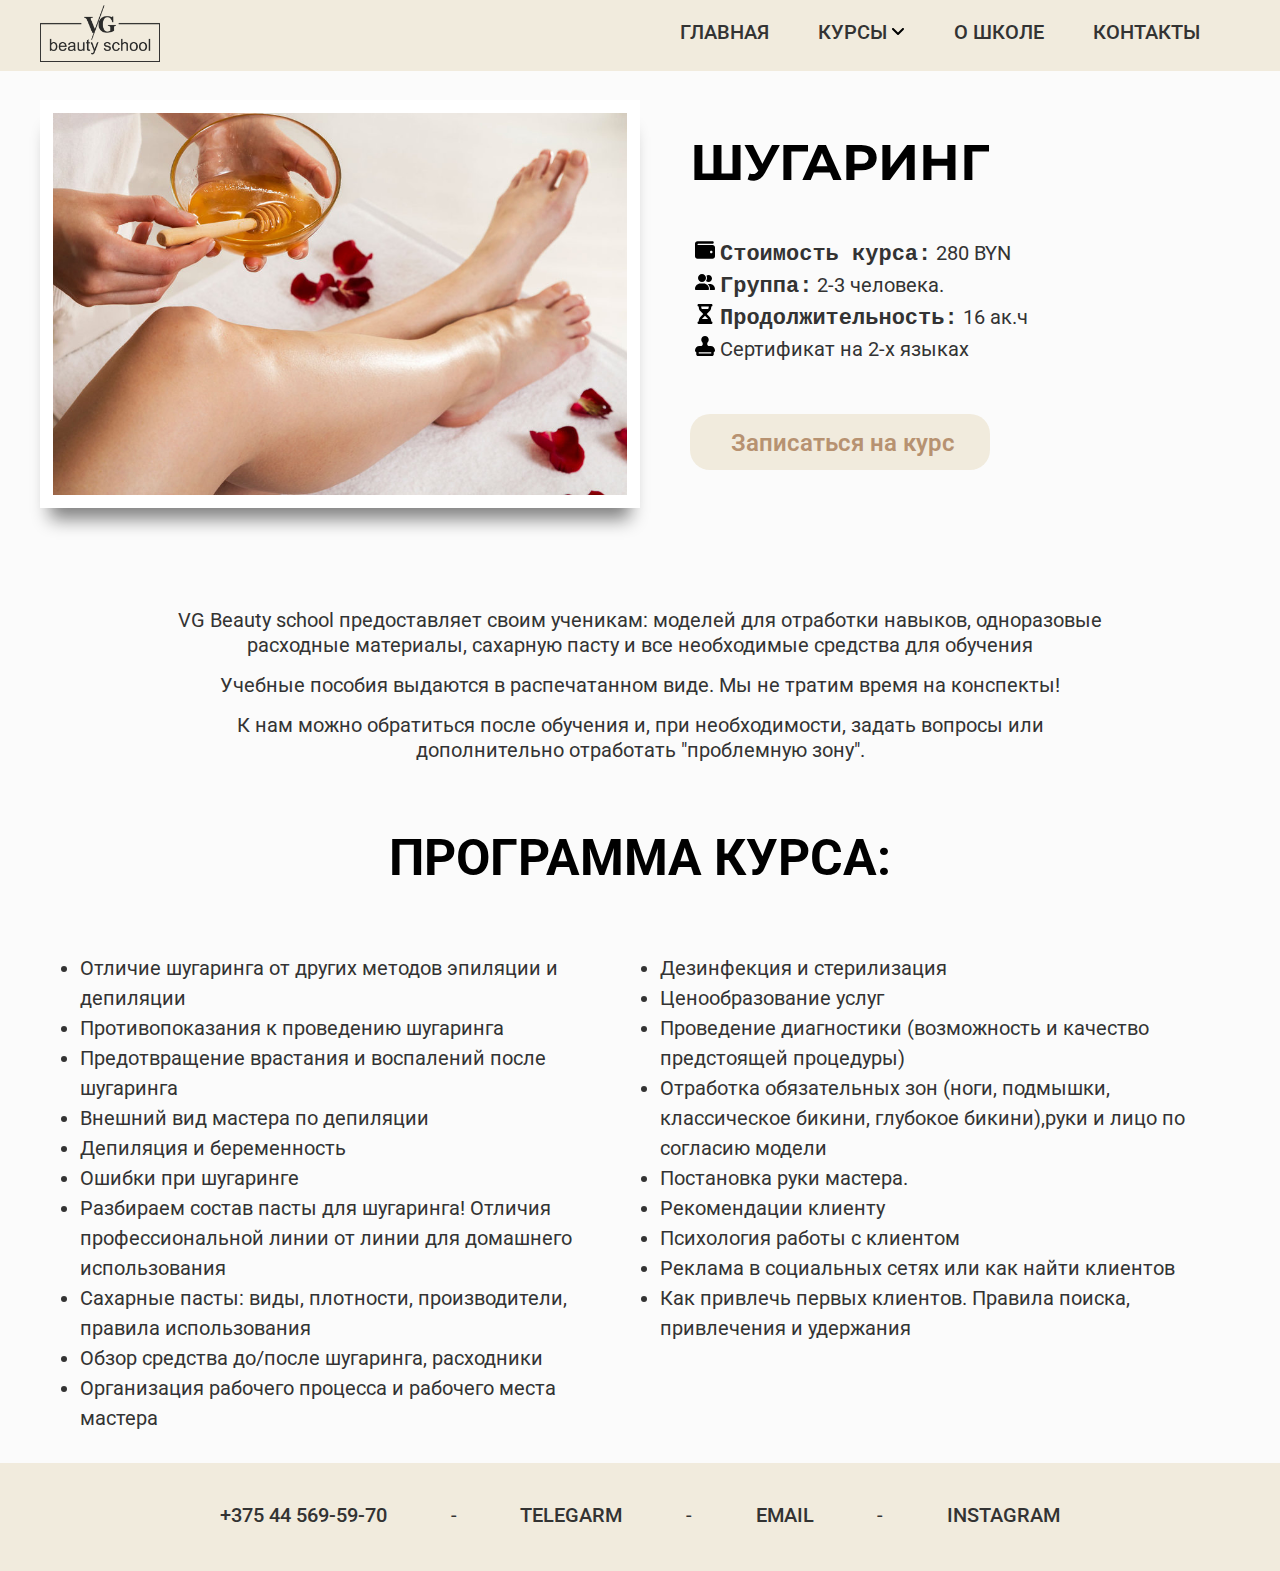
<file: pages/sugaring.html>
<!DOCTYPE html>
<html lang="en">

<head>
    <meta charset="UTF-8">
    <meta http-equiv="X-UA-Compatible" content="IE=edge">
    <meta name="viewport" content="width=device-width, initial-scale=1.0">
    <link rel="stylesheet" href="../css/style.css">
    <link rel="preconnect" href="https://fonts.googleapis.com">
    <link rel="preconnect" href="https://fonts.gstatic.com" crossorigin>
    <link
        href="https://fonts.googleapis.com/css2?family=Montserrat:ital,wght@0,100;0,300;0,400;0,500;0,700;1,900&family=Roboto:wght@100;300;400;500;700;900&display=swap"
        rel="stylesheet">
    <title>Шугаринг</title>
    <link rel="shortcut icon" href="../img/logo/6лого вика пнг.png" type="image/png">
</head>

<body>
    <header>
        <div class="container">
          <div class="header__logo">
            <a href="../index.html"><img src="../img/logo/1лого.png" alt="VG School" /></a>
          </div>
          <div class="header__links">
            <nav>
              <ul>
                <li><a href="../index.html">Главная</a></li>
                <li class="dropdown">
                  <a href="../pages/courses.html">Курсы <img src="../img/angle-down-solid.svg" alt=""/></a>
                  <div class="dropdown-content">
                    <ul>
                      <li><a href="../pages/sugaring.html">Маникюр</a></li>
                      <li><a href="../pages/sugaring.html">Browmaster</a></li>
                      <li><a href="../pages/sugaring.html">Ламинирование</a></li>
                      <li><a href="../pages/sugaring.html">Шугаринг</a></li>
                      <li><a href="../pages/sugaring.html">Резерв</a></li>
                      <li><a href="../pages/sugaring.html">Резерв</a></li>
                    </ul>
                  </div>
                </li>
                <li><a href="../pages/about.html">О школе</a></li>
                <li><a href="../pages/contact.html">Контакты</a></li>
              </ul>
              <div id="menu" class="menu">
                <div id="menu-bar" onclick="menuOnClick()">
                  <div id="bar1" class="bar"></div>
                  <div id="bar2" class="bar"></div>
                  <div id="bar3" class="bar"></div>
                </div>
                <nav class="nav" id="nav">
                  <nav>
                    <li><a href="../index.html">Главная</a></li>
                    <li><a href="../pages/courses.html">Курсы</a></li>
                    <li><a href="../pages/about.html">О школе</a></li>
                    <li><a href="../pages/contact.html">Контакты</a></li>
                  </т>
                </nav>
              </div>
              <div class="menu-bg" id="menu-bg"></div>
            </nav>
          </div>
        </div>
      </header>
    <section id="tariff">
        <div class="tariff__content container">
            <img class="tariff__img tariff__block" src="../img/page__shugaring.jpg"></img>
            <div class="tariff__info tariff__block">
                <h1 class="tariff__info--title">Шугаринг</h1>
                <ul class="tariff__info--list">
                    <li><img src="../img/money.svg"><samp>Стоимость курса:</samp> 280 BYN</li>
                    <li><img src="../img/grupp.svg"><samp>Группа:</samp> 2-3 человека.</li>
                    <li><img src="../img/time.svg"><samp>Продолжительность:</samp> 16 ак.ч</li>
                    <li><img src="../img/stamp-solid.svg">Сертификат на 2-х языках</li>
                </ul>
                <div class="tariff__button button">
                    <div class="button__float">
                        <p>Записаться на курс</p>
                    </div>
                    <a href="https://www.instagram.com/vg.beauty.by/" class="button__link"><img src="../img/insta_tarrif.png" alt="insta"></a>
                    <a href="#" class="button__link"><img src="../img/telegram-brands.svg" alt="telega"></a>
                    <a href="tel:+375 44 569-59-70" class="button__link"><img src="../img/phone-solid.svg" alt="phone"></a>
                    <a href="mailto: Harhun2011yandex.ru@gmail.com" class="button__link"><img src="../img/mail_sol.svg" alt="email"></a>
                </div>
            </div>
        </div>
        <div class="tariff__text container">
            <p>VG Beauty school предоставляет своим ученикам: моделей для отработки навыков, одноразовые расходные
                материалы, сахарную пасту и все необходимые средства для обучения</p>
            <p>Учебные пособия выдаются в распечатанном виде. Мы не тратим время на конспекты! </p>
            <p>К нам можно обратиться после обучения и, при необходимости, задать вопросы или дополнительно отработать
                "проблемную зону".</p>
        </div>
        <div class="container">
            <h1>ПРОГРАММА КУРСА:</h1>
            <nav>
                <ul>
                    <li>Отличие шугаринга от других методов эпиляции и депиляции </li>
                    <li>Противопоказания к проведению шугаринга </li>
                    <li>Предотвращение врастания и воспалений после шугаринга </li>
                    <li>Внешний вид мастера по депиляции</li>
                    <li>Депиляция и беременность </li>
                    <li>Ошибки при шугаринге</li>
                    <li>Разбираем состав пасты для шугаринга! Отличия профессиональной линии от линии для домашнего
                        использования </li>
                    <li>Сахарные пасты: виды, плотности, производители, правила использования </li>
                    <li>Обзор средства до/после шугаринга, расходники</li>
                    <li>Организация рабочего процесса и рабочего места мастера</li>
                </ul>
                <ul>
                    <li>Дезинфекция и стерилизация</li>
                    <li>Ценообразование услуг </li>
                    <li>Проведение диагностики (возможность и качество предстоящей процедуры) </li>
                    <li>Отработка обязательных зон (ноги, подмышки, классическое бикини, глубокое бикини),руки и лицо по
                        согласию модели </li>
                    <li>Постановка руки мастера. </li>
                    <li>Рекомендации клиенту </li>
                    <li>Психология работы с клиентом </li>
                    <li>Реклама в социальных сетях или как найти клиентов </li>
                    <li>Как привлечь первых клиентов. Правила поиска, привлечения и удержания </li>
                </ul>
            </nav>
        </div>
    </section>
    <footer>
        <nav class="nav">
            <li class="nav__box">
                <a href="tel:+375 44 569-59-70" class="nav__box__link">+375 44 569-59-70</a>
                <a href="tel:+375 44 569-59-70"><img src="../img/phone-solid.svg" alt="phone"></a>
            </li>
            <li class="nav__box nav__content">-</li>
            <li class="nav__box ">
                <a href="#" class="nav__box__link">telegarm</a>
                <a href="#"><img src="../img/telegram-brands.svg" alt="telegram"></a>
            </li>
            <li class="nav__box nav__content">-</li>
            <li class="nav__box">
                <a href="mailto: Harhun2011yandex.ru@gmail.com" class="nav__box__link">Email</a>
                <a href="mailto: Harhun2011yandex.ru@gmail.com"><img src="../img/mail_sol.svg" alt="e-mail">
                </a>
            </li>
            <li class="nav__box nav__content">-</li>
            <li class="nav__box">
                <a href="https://www.instagram.com/vg.beauty.by/" class="nav__box__link">Instagram</a>
                <a href="https://www.instagram.com/vg.beauty.by/"><img src="../img/insta_tarrif.png" alt="Instagram"></a>
            </li>
        </nav>
    </footer>
    <script src="../js/scrypt.js"></script>
</body>

</html>
</file>
<file: css/style.css>
/* font-family: 'Montserrat', sans-serif;
font-family: 'Roboto', sans-serif; */
* {
  padding: 0;
  margin: 0;
  box-sizing: border-box;
}
body {
  overflow-x: hidden;
  padding-top: 70px;
}
html {
  overflow-x: hidden;
}
.container {
  max-width: 1200px;
  margin: 0 auto;
  font-family: "Roboto", sans-serif;
}
header {
  padding: 5px 0;
  background-color: #f1ebdd;
  position: fixed;
  width: 100%;
  top: 0;
  z-index: 1000000;
}
a {
  text-decoration: none;
}
.linkbutton {
  display: block;
  font-size: 20px;
  padding: 16px 17px;
}
li {
  list-style-type: none;
}
header .container {
  display: flex;
  justify-content: space-between;
}
header .header__logo {
  z-index: 10;
}
header .header__logo--net {
  opacity: 0;
}
header .header__logo a img {
  max-width: 120px;
}
header .container .header__links {
  width: 50%;
}
header .container .header__links ul {
  display: flex;
  justify-content: space-around;
  align-items: center;
  list-style-type: none;
  padding: 15px;
}
header .container .header__links ul li a {
  color: #333;
  font-size: 20px;
  font-weight: 500;
  font-family: "Roboto", sans-serif;
  text-transform: uppercase;
}
header .container .header__links ul li {
  border-bottom: 4px solid #f1ebdd;
  padding-bottom: 2px;
}
header .container .header__links ul li:hover {
  border-bottom: 4px solid #dfb797;
}
header .container .header__links .dropdown {
  position: relative;
}
header .container .header__links .dropdown a img {
  height: 16px;
}
header .container .header__links .dropdown:hover a img {
  transform: rotate(180deg);
}
header .container .header__links .dropdown-content {
  display: none;
  color: #333;
  position: absolute;
  left: -20px;
  background-color: #f7f5ee;
  z-index: 1;
  max-width: 500px;
}
header .container .header__links .dropdown-content ul {
  display: flex;
  flex-direction: column;
  padding: 20px;
}
header .container .header__links .dropdown-content ul li {
  border-bottom: 4px solid #f7f5ee;
  padding-bottom: 1px;
  align-self: flex-start;
}
header .container .header__links .dropdown-content ul li:hover {
  border-bottom: 4px solid #dfb797;
}
header .container .header__links .dropdown:hover .dropdown-content {
  display: block;
}

/* /////////////////////////// */
.main {
  background: url(../img/main.png) no-repeat center;
  background-size: cover;
  height: 90vh;
}
.main .container {
  display: flex;
  justify-content: center;
  flex-direction: column;
  color: white;
  height: 100%;
  animation: appearan 1s 10ms linear;
}
.main .container__position {
  text-align: center;
}
.main .main__title {
  font-family: "Montserrat", sans-serif;
  font-weight: 200;
  line-height: 1.25em;
  font-size: 72px;
}
.main .main__text {
  margin: 40px 0 0;
  font-size: 20px;
}
@keyframes appearan {
  from {
    opacity: 0;
    padding: 120px 0;
  }
  to {
    opacity: 1;
  }
}
.courses {
  background-color: #f1ebdd;
  padding: 20px;
}
.courses .courses__title {
  font-family: "Montserrat", sans-serif;
  font-size: 48px;
  text-align: center;
  color: #2b2d3f;
  text-transform: uppercase;
  font-weight: 800;
  letter-spacing: 8px;
  margin: 30px 0 20px;
}
.courses .courses__line {
  margin: 15px auto;
  padding: 0;
  max-width: 180px;
  border: 0;
  border-top: solid 5px #2b2d3f;
}
.courses .courses__wrapp {
  width: 100%;
  display: flex;
  flex-wrap: wrap;
  justify-content: space-between;
  padding: 20px 0;
}
.courses .courses__wrapp .courses__wrapp--box {
  display: flex;
  justify-content: center;
  flex-direction: column;
  width: 100%;
  max-width: 380px;
  height: 501px;
  margin: 20px 0;
  transition: background-size 1s ease;
}
.courses .courses__wrapp .courses__wrapp--box:hover {
  background-size: 120%;
}
.courses .courses__wrapp .box__manicur {
  background: url(../img/manicur.jpg) no-repeat center;
  background-size: 100%;
}
.courses .courses__wrapp .box__browmaster {
  background: url(../img/browmaster.jpg) no-repeat center;
  background-size: 100%;
}
.courses .courses__wrapp .box__lamin {
  background: url(../img/eyes.jpg) no-repeat center;
  background-size: 100%;
}
.courses .courses__wrapp .box__shugaring {
  background: url(../img/shugaring.jpg) no-repeat center;
  background-size: 100%;
}
.courses .courses__wrapp .box__honey {
  background: url(../img/honey.jpg) no-repeat center;
  background-size: 100%;
}
.courses .courses__wrapp .box__reserv {
  background: url(../img/manicurv2.jpg) no-repeat center;
  background-size: 100%;
}
.courses .courses__wrapp .courses__wrapp--box .box__title {
  width: 100%;
  text-align: center;
  text-transform: uppercase;
  font-size: 32px;
  color: #f1ebdd;
  font-weight: 600;
  letter-spacing: 2px;
  text-shadow: 4px 2px black;
}
.courses .courses__wrapp .courses__wrapp--box .box__link {
  align-self: center;
  position: absolute;
  color: #f1ebdd;
  font-size: 20px;
  padding: 16px 17px;
  background: #616057;
  font-family: "Roboto", sans-serif;
  opacity: 0;
  border-radius: 5px;
}
.courses .courses__wrapp .courses__wrapp--box .box__link:hover {
  background: #f1ebdd;
  color: #616057;
  transition: all 0.5s ease;
}
.courses .courses__wrapp .courses__wrapp--box:hover .box__title {
  display: none;
}
.courses .courses__wrapp .courses__wrapp--box:hover .box__link {
  display: block;
  transition: all 0.9s ease;
  opacity: 1;
}
.exposition {
  background-color: #f7f5ee;
}

.exposition .container {
  display: flex;
  flex-wrap: wrap-reverse;
  justify-content: center;
  padding: 100px 0;
}

.exposition .ex__wrapper {
  display: flex;
  flex-direction: column;
  align-items: center;
  width: 50%;
  max-width: 600px;
  width: 100%;
}

.exposition .ex__wrapper .ex__wrapper--title {
  font-size: 40px;
  color: #616057;
  width: 100%;
  text-align: center;
}

.exposition .ex__wrapper .ex__wrapper--text {
  font-size: 25px;
  color: #616057;
  line-height: 40px;
  margin: 40px 0;
}
.exposition .ex__wrapper .ex__wrapper--button {
  display: block;
  color: #616057;
  font-size: 20px;
  border: solid 1px #616057;
  padding: 16px 17px;
}
.exposition .ex__wrapper .ex__wrapper--button:hover {
  background: #616057;
  color: #f1ebdd;
}
.ex__img {
  max-width: 600px;
  width: 100%;
}
/* ////////////Курсы/////////// */
#tariff {
  background-color: #fbfbfb;
  padding: 30px 0;
  color: #333;
  font-size: 20px;
  line-height: 25px;
}
#tariff .tariff__content {
  display: flex;
  margin-bottom: 100px;
  font-family: "Roboto", sans-serif;
}
#tariff .tariff__info {
  display: flex;
  flex-direction: column;
  justify-content: center;
  padding: 0 50px 0;
  max-width: 1000px;
  width: 100%;
}
#tariff .tariff__info p {
  padding-bottom: 20px;
  margin-left: 5px;
}
#tariff .tariff__info .tariff__info--title {
  text-transform: uppercase;
  margin: 0 0 50px 0;
  text-align: left;
  line-height: 50px;
  font-family: "Montserrat", sans-serif;
}
#tariff .tariff__info .tariff__info--list {
  line-height: 30px;
  margin-bottom: 50px;
}
#tariff .tariff__info .tariff__info--list li img {
  height: 20px;
  width: 20px;
  margin: 0 5px 0;
}
#tariff .tariff__info .tariff__info--list li samp {
  font-weight: 900;
  font-size: 22px;
}
#tariff .tariff__text {
  text-align: center;
  padding: 0 10%;
  margin-bottom: 70px;
}
#tariff .tariff__text p {
  margin-bottom: 15px;
}
#tariff h1 {
  line-height: 1;
  text-align: center;
  font-size: 50px;
  margin: 0 0 70px 0;
  color: black;
}
#tariff .tariff__block {
  width: 50%;
  /* height: 300px; */
}
#tariff .tariff__img {
  box-shadow: 0px 21px 17px -10px grey;
  border: 13px solid white;
  /* border-left: 0px; */
}
#tariff nav {
  display: flex;
  justify-content: space-evenly;
}
#tariff nav ul {
  width: 45%;
}
#tariff nav ul li {
  list-style-type: disc;
  line-height: 30px;
}
/* КнопОчка  */
#tariff .tariff__content .tariff__button {
  cursor: pointer;
  position: relative;
  display: flex;
  justify-content: space-between;
  width: 100%;
  max-width: 300px;
}
#tariff .tariff__content .tariff__button .button__float {
  position: absolute;
  width: 100%;
  height: 100%;
  background-color: #f1ebdd;
  border-radius: 20px;
  text-align: center;
  font-family: "Roboto", sans-serif;
  color: #b79271;
  font-weight: 600;
  font-size: 24px;
  opacity: 1;
  top: 0;
  transition-duration: 1s;
  transition-timing-function: ease-in;
}
#tariff .tariff__content .tariff__button .button__float p {
  margin-top: 17px;
}
#tariff .tariff__content .tariff__button .button__link {
  padding: 5px;
}
#tariff .tariff__content .tariff__button .button__link img {
  /* width: auto; */
  height: 40px;
}
/* Контакты */
#map iframe {
  width: 100%;
  margin-top: 30px;
}
#contact {
  margin-top: 50px;
  color: #333;
}
#contact .container {
  display: flex;
  justify-content: space-between;
}
#contact .contact__info {
  width: 30%;
}
#contact .contact__info p {
  margin: 10px 0;
}
#contact .contact__form {
  width: 65%;
}
#contact .contact__form form {
  display: flex;
  justify-content: space-between;
  flex-wrap: wrap;
}
#contact form input {
  width: 45%;
  height: 43px;
  border: 2px solid;
}
#contact form button {
  width: 100%;
  height: 43px;
  background-color: #3b3a36;
  color: white;
  font-weight: 600;
  margin-top: 20px;
  margin-bottom: 50px;
  font-size: 20px;
}
#contact form button:hover {
  background-color: #fff;
  color: #3b3a36;
  font-weight: 600;
  transition: 0.5s;
}
#contact form textarea {
  width: 100%;
  border: 2px solid;
}
#contact .input__big {
  width: 100%;
  margin: 20px 0;
}
#contact h1 {
  margin-bottom: 25px;
  font-size: 40px;
  color: #333;
}
/* О школе */
.about__page .container__position {
  text-align: center;
  max-width: 600px;
  width: 100%;
}
.about__page .title__about {
  text-align: center;
  text-transform: uppercase;
  font-size: 50px;
  margin-top: 50px;
  font-family: "Montserrat", sans-serif;
}
.about__page .about {
  display: flex;
  justify-content: space-around;
  flex-wrap: wrap;
}
.about__page .about .about__box {
  display: flex;
  flex-direction: column;
  align-items: center;
  max-width: 250px;
  width: 100%;
  padding: 20px;
  margin: 50px 0;
}
.about__page .about .about__box--img {
  width: 120px;
  height: auto;
  position: absolute;
  top: 20px;
  right: 20px;
}
.about__page .about .about__box .about__box--circkle {
  border-radius: 50%;
  width: 100px;
  height: 100px;
  margin: 0 0 40px 0;
  background-color: #b79271;
  position: relative;
}
.about__page .about .about__box:hover .about__box--circkle {
  background-color: #f1ebdd;
}
.about__page .results__list {
  margin: 50px 0 100px;
  display: flex;
  flex-direction: column;
  align-items: center;
}
.about__page .results__list .list__unit {
  line-height: 35px;
  font-size: 20px;
  color: #333;
  font-weight: 600;
  margin: 10px 0;
  max-width: 700px;
  width: 100%;
  display: flex;
  align-items: center;
}
.about__page .results__list .list__unit .list__unit--svg {
  height: 40px;
  width: auto;
  margin-right: 10px;
}
.about__page .sertificat__container {
  display: flex;
  margin-bottom: 50px;
}
.about__page .sertificat__sample {
  width: 30%;
}
.about__page .sertificat__info {
  padding-left: 20px;
}
.about__page .sertificat__info--title {
  font-size: 50px;
  color: black;
  font-family: "Montserrat", sans-serif;
}
.about__page .sertificat__info--list {
  margin: 30px 0 50px 20px;
}
.about__page .sertificat__info--list li {
  list-style-type: disc;
  line-height: 35px;
  font-size: 20px;
  color: #333;
  font-weight: 600;
}
.about__page .sertificat__info .sertificat__info--attention {
  font-family: "Montserrat", sans-serif;
  color: brown;
}
.about__page .sertificat__info .sertificat__info--attention:hover {
  color: black;
}
/* Курсы */
#courses {
  position: relative;
  background-color: #b79271;
  padding: 20px;
}
.courses__page {
  background-color: #b79271;
}
#courses .container {
  display: flex;
  position: relative;
  top: -100px;
  background-color: white;
  border-radius: 30px;
}
#courses .courses__box {
  width: 50%;
  min-width: 400px;
  padding: 30px;
}
#courses .courses__box .courses__title {
  text-transform: uppercase;
  font-size: 50px;
  margin-top: 50px;
  font-family: "Montserrat", sans-serif;
}
#courses .courses__box--line {
  align-self: center;
  border: 1px solid #b79271;
  border-radius: 40px;
  height: 650px;
  width: 4px;
  background-color: #b79271;
}
#courses .courses__box .list {
  margin: 50px 0 100px;
  display: flex;
  flex-direction: column;
  align-items: center;
}
#courses .courses__box .list .list__unit {
  list-style-type: disc;
  line-height: 35px;
  font-size: 20px;
  color: #333;
  font-weight: 600;
  margin: 10px 0;
  max-width: 700px;
  width: 90%;
  align-items: center;
}
#courses .courses__title {
  font-family: "Montserrat", sans-serif;
  font-size: 48px;
  text-align: center;
  color: #2b2d3f;
  text-transform: uppercase;
  font-weight: 800;
  letter-spacing: 8px;
  margin: 30px 0 20px;
}
#courses .courses__line {
  margin: 15px auto;
  padding: 0;
  max-width: 180px;
  border: 0;
  border-top: solid 5px #2b2d3f;
}
#courses .courses__wrapp {
  width: 100%;
  display: flex;
  flex-wrap: wrap;
  justify-content: space-between;
  padding: 20px 0;
}
#courses .courses__wrapp .courses__wrapp--box {
  display: flex;
  justify-content: center;
  flex-direction: column;
  width: 100%;
  max-width: 380px;
  min-height: 501px;
  margin: 20px 0;
  transition: background-size 1s ease;
}
#courses .courses__wrapp .courses__wrapp--box:hover {
  background-size: 120%;
}
#courses .courses__wrapp .box__manicur {
  background: url(../img/manicur.jpg) no-repeat center;
  background-size: 100%;
}
#courses .courses__wrapp .box__browmaster {
  background: url(../img/browmaster.jpg) no-repeat center;
  background-size: 100%;
}
#courses .courses__wrapp .box__lamin {
  background: url(../img/laminirovanie.jpg) no-repeat center;
  background-size: 100%;
}
#courses .courses__wrapp .box__shugaring {
  background: url(../img/shugaring.jpg) no-repeat center;
  background-size: 100%;
}
#courses .courses__wrapp .courses__wrapp--box .box__title {
  width: 100%;
  text-align: center;
  text-transform: uppercase;
  font-size: 32px;
  color: #f1ebdd;
  font-weight: 600;
  letter-spacing: 2px;
  text-shadow: 4px 2px black;
}
#courses .courses__wrapp .courses__wrapp--box .box__link {
  align-self: center;
  position: absolute;
  color: #f1ebdd;
  font-size: 20px;
  padding: 16px 17px;
  background: #616057;
  font-family: "Roboto", sans-serif;
  opacity: 0;
  border-radius: 5px;
}
#courses .courses__wrapp .courses__wrapp--box .box__link:hover {
  background: #f1ebdd;
  color: #616057;
  transition: all 0.5s ease;
}
#courses .courses__wrapp .courses__wrapp--box:hover .box__title {
  display: none;
}
#courses .courses__wrapp .courses__wrapp--box:hover .box__link {
  display: block;
  transition: all 0.9s ease;
  opacity: 1;
}
footer {
  display: flex;
  justify-content: center;
  background-color: #f1ebdd;
  padding: 40px;
}
footer .nav {
  display: flex;
  flex-direction: row;
  width: 40%;
  align-self: center;
  justify-content: space-around;
  font-size: 20px;
  color: #333;
}
footer .nav__box {
  font-family: "Roboto", sans-serif;
  border-bottom: 4px solid transparent;
}
footer .nav__box a {
  color: #333;
  font-size: 20px;
  font-weight: 500;
  text-transform: uppercase;
}
footer .nav__box img {
  width: 10%;
  display: none;
}
footer .nav__box:hover {
  border-bottom: 4px solid #dfb797;
}

@media screen and (max-width: 1400px) {
  footer .nav {
    width: 70%;
    justify-content: space-between;
  }
}
@media screen and (max-width: 800px) {
  footer .nav {
    width: 100%;
  }
}
@media screen and (max-width: 580px) {
  footer .nav__box img {
    display: inline;
    width: 25px;
  }
  footer .nav__box .nav__box__link {
    display: none;
  }
  footer .nav__content {
    display: none;
  }
  #courses .courses__box .list .list__unit {
    font-weight: 400;
  }
  .about__page .results__list .list__unit {
    font-weight: 400;
  }
  .about__page .about .about__box h3 {
    font-weight: 400;
  }
  .about__page .sertificat__info--list li {
    font-weight: 400;
  }
  .about__page .sertificat__info .sertificat__info--attention {
    font-weight: 400;
    color: red;
    margin-bottom: 20px;
  }
}
@media screen and (max-width: 1024.1px) {
  header .container {
    padding: 0 5px;
  }
  header .container .header__links {
    width: 70%;
  }
  .courses .courses__wrapp .courses__wrapp--box {
    width: 45%;
    min-height: 401px;
  }
  .courses .courses__wrapp {
    justify-content: space-around;
  }
}
@media screen and (max-width: 950.01px) {
  #courses {
    padding: 0;
  }
  #courses .container {
    flex-direction: column;
    border-radius: 0;
    top: 0;
    padding-left: 5px;
  }
  #courses .courses__box {
    width: 100%;
    top: 0;
    padding: 0;
    min-width: 100px;
    /* padding-left: 5px; */
  }
  #courses .courses__box--line {
    transform: rotate(90deg);
    display: none;
  }
  #courses .courses__box .courses__title {
    font-size: 30px;
    margin-top: 30px;
  }
  #courses .courses__box .list {
    margin: 50px 0 20px;
    display: flex;
    flex-direction: column;
    align-items: center;
  }
  .about__page .title__about {
    font-size: 30px;
  }
  .about__page .about .about__box {
    margin: 0 0;
    text-align: center;
  }
  .about__page .sertificat__container {
    /* display: none; */
    flex-direction: column-reverse;
  }
  .about__page .sertificat__container .sertificat__sample {
    width: 70%;
    align-self: center;
  }
  .about__page .sertificat__container .sertificat__info--title {
    font-size: 30px;
  }
}
@media screen and (max-width: 700.1px) {
  header .container .header__links ul {
    display: none;
  }
  .dropdown-content {
    display: none;
  }
  #menu-bg,
  #menu {
    display: flex;
  }
  header .container .header__links .dropdown:hover .dropdown-content {
    display: none;
  }
  header .container .header__links .dropdown a img {
    display: none;
  }
  .courses .courses__wrapp {
    justify-content: center;
  }
  .courses .courses__wrapp .courses__wrapp--box {
    width: 100%;
    min-height: 501px;
  }
  .courses .courses__wrapp .box__lamin .box__title {
    font-size: 26px;
  }
  .exposition .container {
    padding: 20px 0;
  }
  .exposition .ex__wrapper .ex__wrapper--button {
    background: #616057;
    color: #f1ebdd;
  }
}
@media screen and (max-width: 425.1px) {
  .courses .courses__wrapp .courses__wrapp--box {
    width: 100%;
    min-height: 401px;
  }
  .exposition .ex__wrapper .ex__wrapper--text {
    padding: 0 3px;
    line-height: 30px;
    font-size: 20px;
  }
  .exposition .container .ex__wrapper {
    margin-bottom: 10px;
  }
}
@media screen and (max-width: 1250.1px) {
  #contact .container {
    justify-content: space-evenly;
  }
}
@media screen and (max-width: 780.1px) {
  #contact form input {
    width: 100%;
  }
  #contact form input:nth-child(1) {
    margin-bottom: 20px;
  }
  .courses .courses__wrapp .courses__wrapp--box .box__link {
    position: relative;
    margin-top: 20px;
    opacity: 1;
    padding: 5px 5px;
    background: rgb(97, 96, 87, 0.4);
    border: 2px #f1ebdd solid;
  }
  .courses .courses__wrapp .courses__wrapp--box:hover .box__title {
    display: block;
  }
}
@media screen and (max-width: 750.1px) {
  #contact h1 {
    text-align: center;
  }
}
@media screen and (max-width: 580.1px) {
  #contact .contact__info .contact__information {
    display: none;
  }
  #contact .container {
    flex-direction: column;
    justify-content: center;
    align-items: center;
  }
  #contact .contact__info {
    width: 70%;
  }
}
@media screen and (max-width: 900.1px) {
  #tariff {
    padding: 0;
  }
  #tariff .tariff__content {
    display: flex;
    flex-direction: column;
    align-items: center;
  }
  #tariff .container .tariff__img {
    margin-bottom: 20px;
  }
  #tariff .tariff__button {
    align-self: center;
  }
}
@media screen and (max-width: 680.1px) {
  #tariff .tariff__block {
    width: 70%;
  }
  #tariff .container nav {
    flex-direction: column;
    align-items: center;
  }
}
@media screen and (max-width: 480.1px) {
  #tariff .tariff__block {
    width: 100%;
  }
  #tariff .tariff__img {
    border: none;
  }
  #tariff .tariff__info {
    padding: 0;
  }
  #tariff nav ul {
    width: 85%;
  }
  #tariff .tariff__text {
    padding: 0 5px;
  }
}
/* Менюшка всплывающая */
#menu {
  z-index: 2;
}

#menu-bar {
  width: 45px;
  height: 40px;
  margin: 30px 0 20px 20px;
  cursor: pointer;
}

.bar {
  height: 5px;
  width: 100%;
  background-color: #333;
  display: block;
  border-radius: 5px;
  transition: 0.3s ease;
}

#bar1 {
  transform: translateY(-4px);
}

#bar3 {
  transform: translateY(4px);
}

.nav {
  transition: 0.3s ease;
  display: none;
}

.nav nav {
  padding: 0 22px;
  display: flex;
  flex-direction: column;
}

.nav nav li {
  list-style: none;
  padding: 12px 0;
  border-bottom: none;
}

.nav nav li a {
  color: #6a5441;
  font-size: 40px;
  text-decoration: none;
  font-weight: bold;
}

.menu-bg,
.menu {
  display: none;
  top: 0;
  left: -5px;
  position: absolute;
  width: 100%;
  justify-content: space-between;
  flex-direction: row-reverse;
}

.menu-bg {
  width: 0;
  height: 0;
  margin: 50px 0 40px 40px;
  background: radial-gradient(circle, #f1ebdd, #f1ebdd);
  border-radius: 50%;
  transition: 0.3s ease;
}

.change {
  display: block;
}

.change .bar {
  background-color: #333;
}

.change #bar1 {
  transform: translateY(4px) rotateZ(-45deg);
}

.change #bar2 {
  opacity: 0;
}

.change #bar3 {
  transform: translateY(-6px) rotateZ(45deg);
}

.change-bg {
  width: 1060px;
  height: 460px;
  transform: translate(-60%, -30%);
}
</file>
